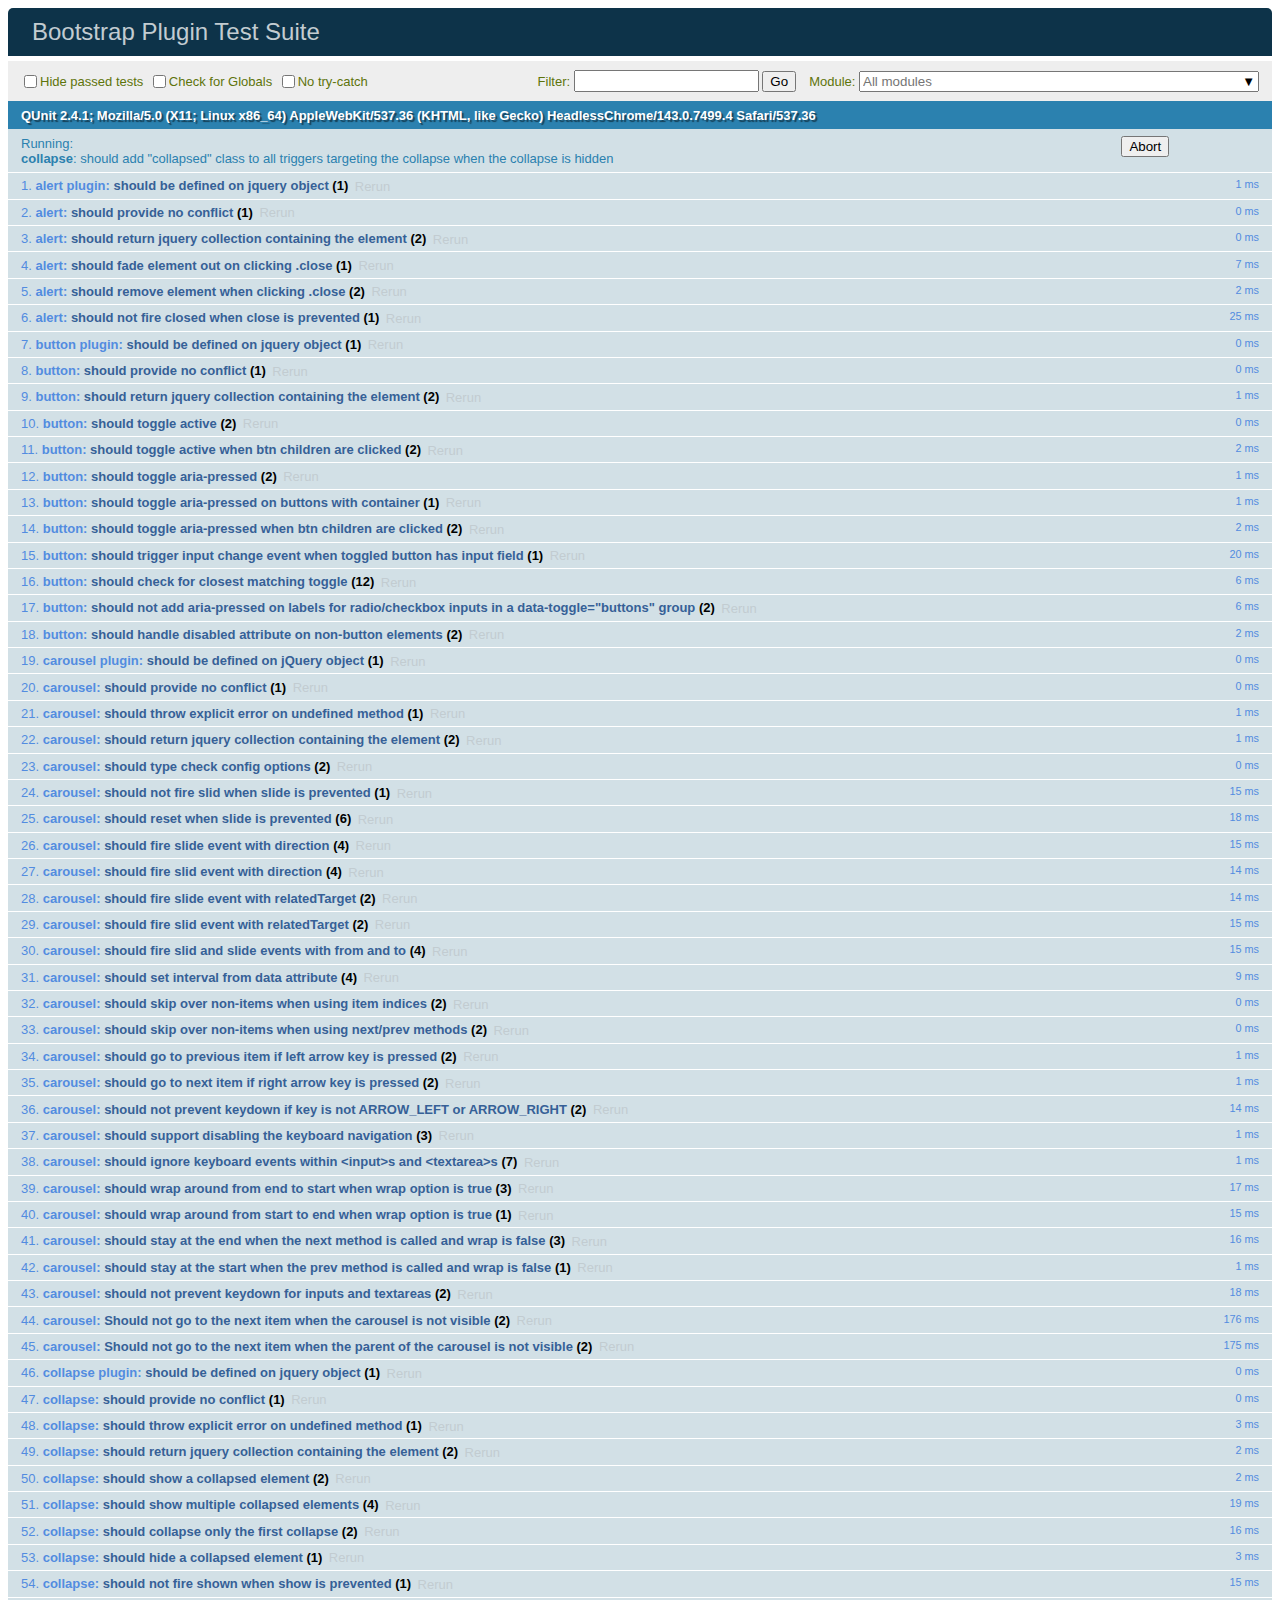
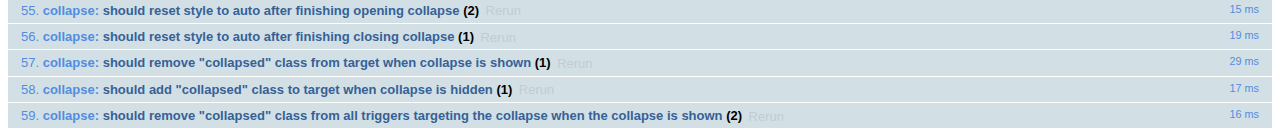
<file: img/bootstrap-4.0.0/bootstrap-4.0.0/js/tests/index.html>
<!doctype html>
<html lang="en">
  <head>
    <meta charset="utf-8">
    <meta name="viewport" content="width=device-width, initial-scale=1, shrink-to-fit=no">
    <title>Bootstrap Plugin Test Suite</title>

    <!-- jQuery -->
    <script>
      (function () {
        var path = '../../assets/js/vendor/jquery-slim.min.js'
        // get jquery param from the query string.
        var jQueryVersion = location.search.match(/[?&]jquery=(.*?)(?=&|$)/)

        // If a version was specified, use that version from our vendor folder
        if (jQueryVersion) {
          path = 'vendor/jquery-' + jQueryVersion[1] + '.min.js'
        }
        document.write('<script src="' + path + '"><\/script>')
      }())
    </script>
    <script src="../../assets/js/vendor/popper.min.js"></script>

    <!-- QUnit -->
    <link rel="stylesheet" href="vendor/qunit.css" media="screen">
    <script src="vendor/qunit.js"></script>

    <script>
      // Disable jQuery event aliases to ensure we don't accidentally use any of them
      [
        'blur',
        'focus',
        'focusin',
        'focusout',
        'resize',
        'scroll',
        'click',
        'dblclick',
        'mousedown',
        'mouseup',
        'mousemove',
        'mouseover',
        'mouseout',
        'mouseenter',
        'mouseleave',
        'change',
        'select',
        'submit',
        'keydown',
        'keypress',
        'keyup',
        'contextmenu'
      ].forEach(function(eventAlias) {
        $.fn[eventAlias] = function() {
          throw new Error('Using the ".' + eventAlias + '()" method is not allowed, so that Bootstrap can be compatible with custom jQuery builds which exclude the "event aliases" module that defines said method. See https://github.com/twbs/bootstrap/blob/master/CONTRIBUTING.md#js')
        }
      })

      // Require assert.expect in each test
      QUnit.config.requireExpects = true

      // See https://github.com/axemclion/grunt-saucelabs#test-result-details-with-qunit
      var log = []
      var testName

      QUnit.done(function(testResults) {
        var tests = []
        for (var i = 0; i < log.length; i++) {
          var details = log[i]
          tests.push({
            name: details.name,
            result: details.result,
            expected: details.expected,
            actual: details.actual,
            source: details.source
          })
        }
        testResults.tests = tests

        window.global_test_results = testResults
      })

      QUnit.testStart(function(testDetails) {
        QUnit.log(function(details) {
          if (!details.result) {
            details.name = testDetails.name
            log.push(details)
          }
        })
      })

      // Display fixture on-screen on iOS to avoid false positives
      // See https://github.com/twbs/bootstrap/pull/15955
      if (/iPhone|iPad|iPod/.test(navigator.userAgent)) {
        QUnit.begin(function() {
          $('#qunit-fixture').css({ top: 0, left: 0 })
        })

        QUnit.done(function() {
          $('#qunit-fixture').css({ top: '', left: '' })
        })
      }
    </script>

    <!-- Transpiled Plugins -->
    <script src="../dist/util.js"></script>
    <script src="../dist/alert.js"></script>
    <script src="../dist/button.js"></script>
    <script src="../dist/carousel.js"></script>
    <script src="../dist/collapse.js"></script>
    <script src="../dist/dropdown.js"></script>
    <script src="../dist/modal.js"></script>
    <script src="../dist/scrollspy.js"></script>
    <script src="../dist/tab.js"></script>
    <script src="../dist/tooltip.js"></script>
    <script src="../dist/popover.js"></script>

    <!-- Unit Tests -->
    <script src="unit/alert.js"></script>
    <script src="unit/button.js"></script>
    <script src="unit/carousel.js"></script>
    <script src="unit/collapse.js"></script>
    <script src="unit/dropdown.js"></script>
    <script src="unit/modal.js"></script>
    <script src="unit/scrollspy.js"></script>
    <script src="unit/tab.js"></script>
    <script src="unit/tooltip.js"></script>
    <script src="unit/popover.js"></script>
    <script src="unit/util.js"></script>
  </head>
  <body>
    <div id="qunit-container">
      <div id="qunit"></div>
      <div id="qunit-fixture"></div>
    </div>
  </body>
</html>
</file>
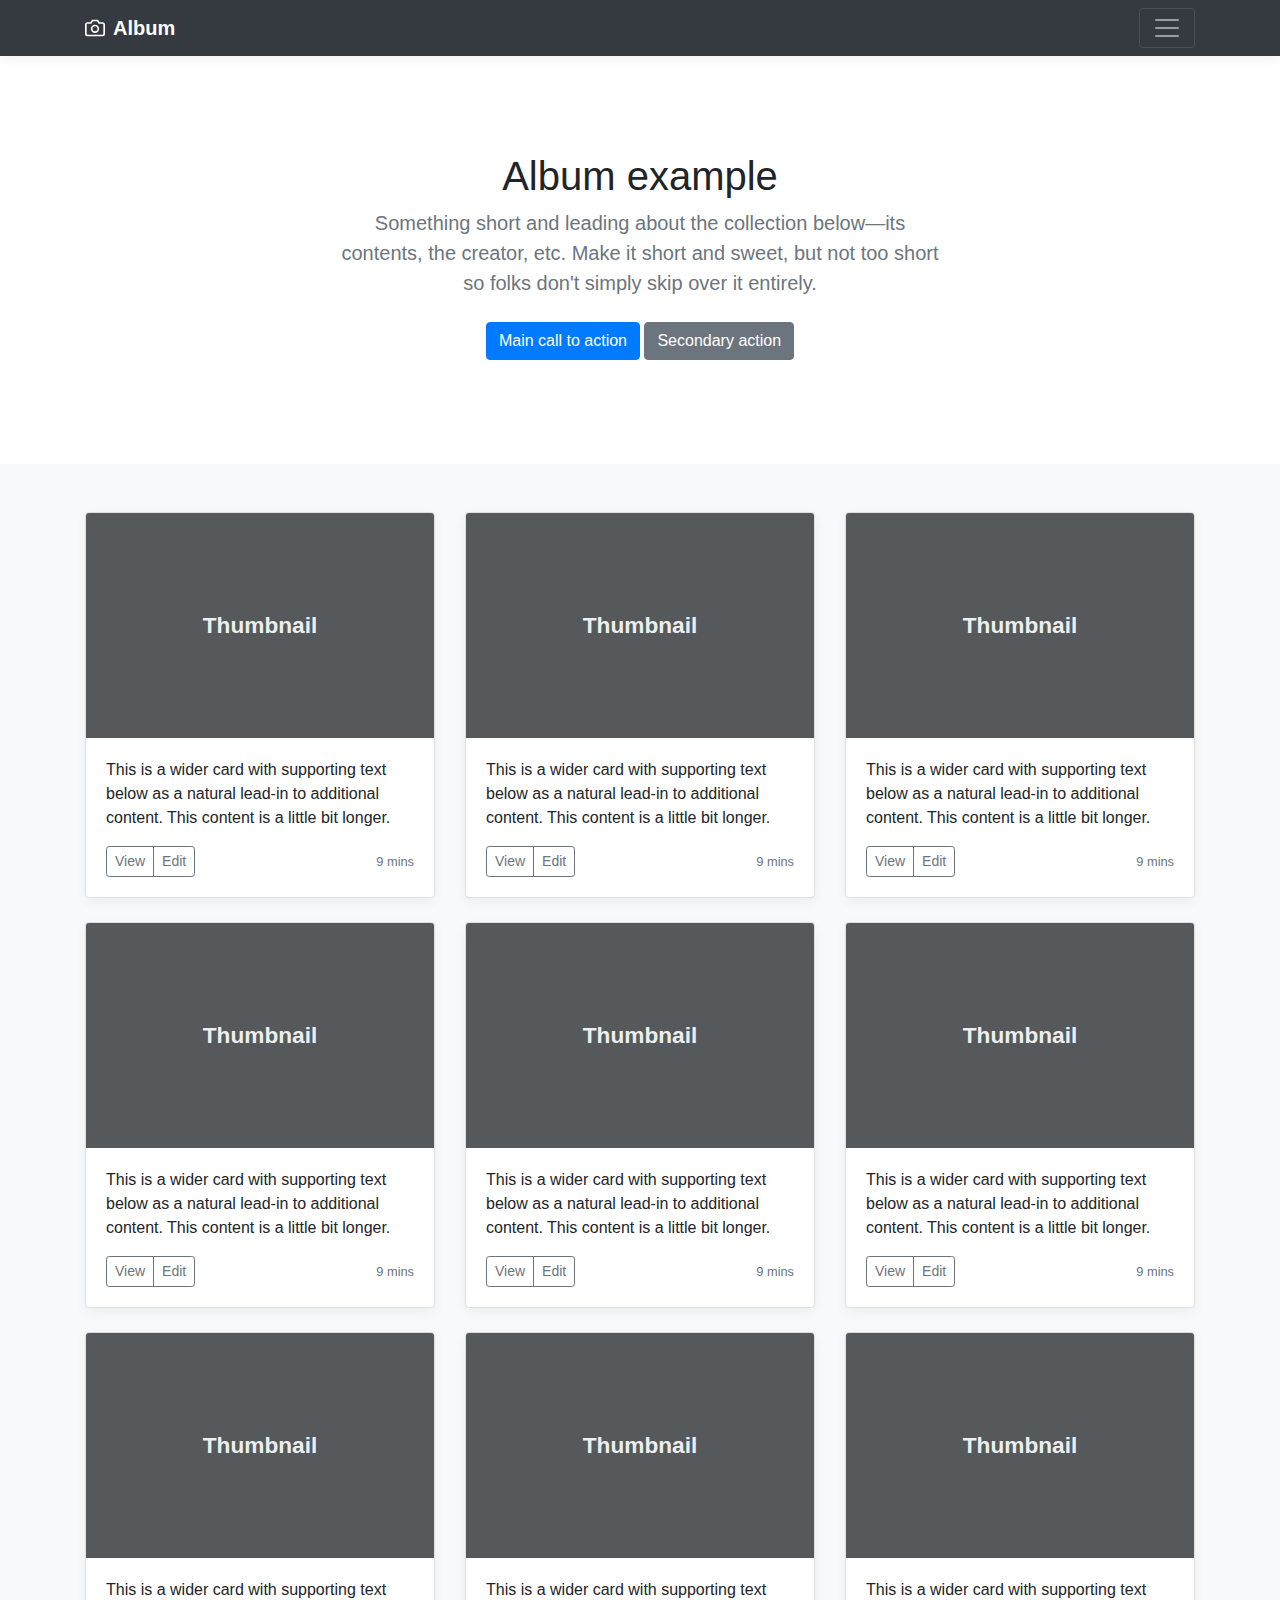
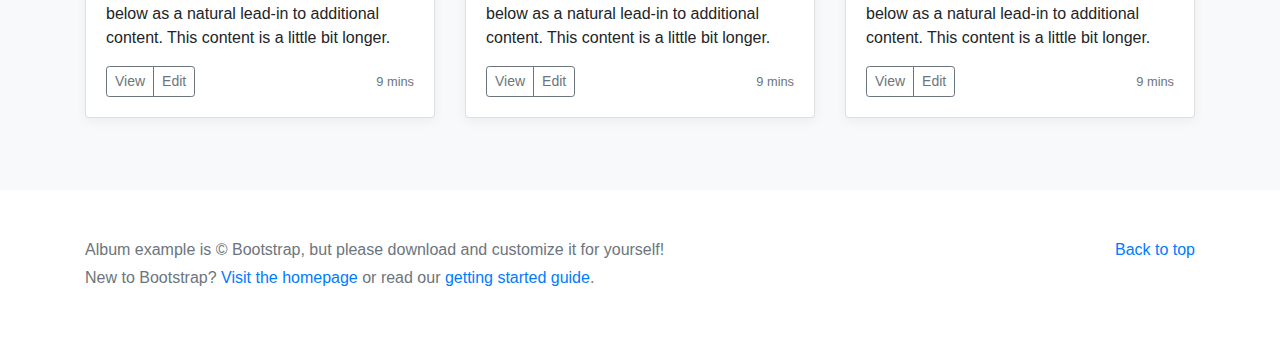
<file: img/bootstrap-4.0.0/bootstrap-4.0.0/docs/4.0/examples/album/index.html>
<!doctype html>
<html lang="en">
  <head>
    <meta charset="utf-8">
    <meta name="viewport" content="width=device-width, initial-scale=1, shrink-to-fit=no">
    <meta name="description" content="">
    <meta name="author" content="">
    <link rel="icon" href="../../../../favicon.ico">

    <title>Album example for Bootstrap</title>

    <!-- Bootstrap core CSS -->
    <link href="../../../../dist/css/bootstrap.min.css" rel="stylesheet">

    <!-- Custom styles for this template -->
    <link href="album.css" rel="stylesheet">
  </head>

  <body>

    <header>
      <div class="collapse bg-dark" id="navbarHeader">
        <div class="container">
          <div class="row">
            <div class="col-sm-8 col-md-7 py-4">
              <h4 class="text-white">About</h4>
              <p class="text-muted">Add some information about the album below, the author, or any other background context. Make it a few sentences long so folks can pick up some informative tidbits. Then, link them off to some social networking sites or contact information.</p>
            </div>
            <div class="col-sm-4 offset-md-1 py-4">
              <h4 class="text-white">Contact</h4>
              <ul class="list-unstyled">
                <li><a href="#" class="text-white">Follow on Twitter</a></li>
                <li><a href="#" class="text-white">Like on Facebook</a></li>
                <li><a href="#" class="text-white">Email me</a></li>
              </ul>
            </div>
          </div>
        </div>
      </div>
      <div class="navbar navbar-dark bg-dark box-shadow">
        <div class="container d-flex justify-content-between">
          <a href="#" class="navbar-brand d-flex align-items-center">
            <svg xmlns="http://www.w3.org/2000/svg" width="20" height="20" viewBox="0 0 24 24" fill="none" stroke="currentColor" stroke-width="2" stroke-linecap="round" stroke-linejoin="round" class="mr-2"><path d="M23 19a2 2 0 0 1-2 2H3a2 2 0 0 1-2-2V8a2 2 0 0 1 2-2h4l2-3h6l2 3h4a2 2 0 0 1 2 2z"></path><circle cx="12" cy="13" r="4"></circle></svg>
            <strong>Album</strong>
          </a>
          <button class="navbar-toggler" type="button" data-toggle="collapse" data-target="#navbarHeader" aria-controls="navbarHeader" aria-expanded="false" aria-label="Toggle navigation">
            <span class="navbar-toggler-icon"></span>
          </button>
        </div>
      </div>
    </header>

    <main role="main">

      <section class="jumbotron text-center">
        <div class="container">
          <h1 class="jumbotron-heading">Album example</h1>
          <p class="lead text-muted">Something short and leading about the collection below—its contents, the creator, etc. Make it short and sweet, but not too short so folks don't simply skip over it entirely.</p>
          <p>
            <a href="#" class="btn btn-primary my-2">Main call to action</a>
            <a href="#" class="btn btn-secondary my-2">Secondary action</a>
          </p>
        </div>
      </section>

      <div class="album py-5 bg-light">
        <div class="container">

          <div class="row">
            <div class="col-md-4">
              <div class="card mb-4 box-shadow">
                <img class="card-img-top" data-src="holder.js/100px225?theme=thumb&bg=55595c&fg=eceeef&text=Thumbnail" alt="Card image cap">
                <div class="card-body">
                  <p class="card-text">This is a wider card with supporting text below as a natural lead-in to additional content. This content is a little bit longer.</p>
                  <div class="d-flex justify-content-between align-items-center">
                    <div class="btn-group">
                      <button type="button" class="btn btn-sm btn-outline-secondary">View</button>
                      <button type="button" class="btn btn-sm btn-outline-secondary">Edit</button>
                    </div>
                    <small class="text-muted">9 mins</small>
                  </div>
                </div>
              </div>
            </div>
            <div class="col-md-4">
              <div class="card mb-4 box-shadow">
                <img class="card-img-top" data-src="holder.js/100px225?theme=thumb&bg=55595c&fg=eceeef&text=Thumbnail" alt="Card image cap">
                <div class="card-body">
                  <p class="card-text">This is a wider card with supporting text below as a natural lead-in to additional content. This content is a little bit longer.</p>
                  <div class="d-flex justify-content-between align-items-center">
                    <div class="btn-group">
                      <button type="button" class="btn btn-sm btn-outline-secondary">View</button>
                      <button type="button" class="btn btn-sm btn-outline-secondary">Edit</button>
                    </div>
                    <small class="text-muted">9 mins</small>
                  </div>
                </div>
              </div>
            </div>
            <div class="col-md-4">
              <div class="card mb-4 box-shadow">
                <img class="card-img-top" data-src="holder.js/100px225?theme=thumb&bg=55595c&fg=eceeef&text=Thumbnail" alt="Card image cap">
                <div class="card-body">
                  <p class="card-text">This is a wider card with supporting text below as a natural lead-in to additional content. This content is a little bit longer.</p>
                  <div class="d-flex justify-content-between align-items-center">
                    <div class="btn-group">
                      <button type="button" class="btn btn-sm btn-outline-secondary">View</button>
                      <button type="button" class="btn btn-sm btn-outline-secondary">Edit</button>
                    </div>
                    <small class="text-muted">9 mins</small>
                  </div>
                </div>
              </div>
            </div>

            <div class="col-md-4">
              <div class="card mb-4 box-shadow">
                <img class="card-img-top" data-src="holder.js/100px225?theme=thumb&bg=55595c&fg=eceeef&text=Thumbnail" alt="Card image cap">
                <div class="card-body">
                  <p class="card-text">This is a wider card with supporting text below as a natural lead-in to additional content. This content is a little bit longer.</p>
                  <div class="d-flex justify-content-between align-items-center">
                    <div class="btn-group">
                      <button type="button" class="btn btn-sm btn-outline-secondary">View</button>
                      <button type="button" class="btn btn-sm btn-outline-secondary">Edit</button>
                    </div>
                    <small class="text-muted">9 mins</small>
                  </div>
                </div>
              </div>
            </div>
            <div class="col-md-4">
              <div class="card mb-4 box-shadow">
                <img class="card-img-top" data-src="holder.js/100px225?theme=thumb&bg=55595c&fg=eceeef&text=Thumbnail" alt="Card image cap">
                <div class="card-body">
                  <p class="card-text">This is a wider card with supporting text below as a natural lead-in to additional content. This content is a little bit longer.</p>
                  <div class="d-flex justify-content-between align-items-center">
                    <div class="btn-group">
                      <button type="button" class="btn btn-sm btn-outline-secondary">View</button>
                      <button type="button" class="btn btn-sm btn-outline-secondary">Edit</button>
                    </div>
                    <small class="text-muted">9 mins</small>
                  </div>
                </div>
              </div>
            </div>
            <div class="col-md-4">
              <div class="card mb-4 box-shadow">
                <img class="card-img-top" data-src="holder.js/100px225?theme=thumb&bg=55595c&fg=eceeef&text=Thumbnail" alt="Card image cap">
                <div class="card-body">
                  <p class="card-text">This is a wider card with supporting text below as a natural lead-in to additional content. This content is a little bit longer.</p>
                  <div class="d-flex justify-content-between align-items-center">
                    <div class="btn-group">
                      <button type="button" class="btn btn-sm btn-outline-secondary">View</button>
                      <button type="button" class="btn btn-sm btn-outline-secondary">Edit</button>
                    </div>
                    <small class="text-muted">9 mins</small>
                  </div>
                </div>
              </div>
            </div>

            <div class="col-md-4">
              <div class="card mb-4 box-shadow">
                <img class="card-img-top" data-src="holder.js/100px225?theme=thumb&bg=55595c&fg=eceeef&text=Thumbnail" alt="Card image cap">
                <div class="card-body">
                  <p class="card-text">This is a wider card with supporting text below as a natural lead-in to additional content. This content is a little bit longer.</p>
                  <div class="d-flex justify-content-between align-items-center">
                    <div class="btn-group">
                      <button type="button" class="btn btn-sm btn-outline-secondary">View</button>
                      <button type="button" class="btn btn-sm btn-outline-secondary">Edit</button>
                    </div>
                    <small class="text-muted">9 mins</small>
                  </div>
                </div>
              </div>
            </div>
            <div class="col-md-4">
              <div class="card mb-4 box-shadow">
                <img class="card-img-top" data-src="holder.js/100px225?theme=thumb&bg=55595c&fg=eceeef&text=Thumbnail" alt="Card image cap">
                <div class="card-body">
                  <p class="card-text">This is a wider card with supporting text below as a natural lead-in to additional content. This content is a little bit longer.</p>
                  <div class="d-flex justify-content-between align-items-center">
                    <div class="btn-group">
                      <button type="button" class="btn btn-sm btn-outline-secondary">View</button>
                      <button type="button" class="btn btn-sm btn-outline-secondary">Edit</button>
                    </div>
                    <small class="text-muted">9 mins</small>
                  </div>
                </div>
              </div>
            </div>
            <div class="col-md-4">
              <div class="card mb-4 box-shadow">
                <img class="card-img-top" data-src="holder.js/100px225?theme=thumb&bg=55595c&fg=eceeef&text=Thumbnail" alt="Card image cap">
                <div class="card-body">
                  <p class="card-text">This is a wider card with supporting text below as a natural lead-in to additional content. This content is a little bit longer.</p>
                  <div class="d-flex justify-content-between align-items-center">
                    <div class="btn-group">
                      <button type="button" class="btn btn-sm btn-outline-secondary">View</button>
                      <button type="button" class="btn btn-sm btn-outline-secondary">Edit</button>
                    </div>
                    <small class="text-muted">9 mins</small>
                  </div>
                </div>
              </div>
            </div>
          </div>
        </div>
      </div>

    </main>

    <footer class="text-muted">
      <div class="container">
        <p class="float-right">
          <a href="#">Back to top</a>
        </p>
        <p>Album example is &copy; Bootstrap, but please download and customize it for yourself!</p>
        <p>New to Bootstrap? <a href="../../">Visit the homepage</a> or read our <a href="../../getting-started/">getting started guide</a>.</p>
      </div>
    </footer>

    <!-- Bootstrap core JavaScript
    ================================================== -->
    <!-- Placed at the end of the document so the pages load faster -->
    <script src="https://code.jquery.com/jquery-3.2.1.slim.min.js" integrity="sha384-KJ3o2DKtIkvYIK3UENzmM7KCkRr/rE9/Qpg6aAZGJwFDMVNA/GpGFF93hXpG5KkN" crossorigin="anonymous"></script>
    <script>window.jQuery || document.write('<script src="../../../../assets/js/vendor/jquery-slim.min.js"><\/script>')</script>
    <script src="../../../../assets/js/vendor/popper.min.js"></script>
    <script src="../../../../dist/js/bootstrap.min.js"></script>
    <script src="../../../../assets/js/vendor/holder.min.js"></script>
  </body>
</html>
</file>
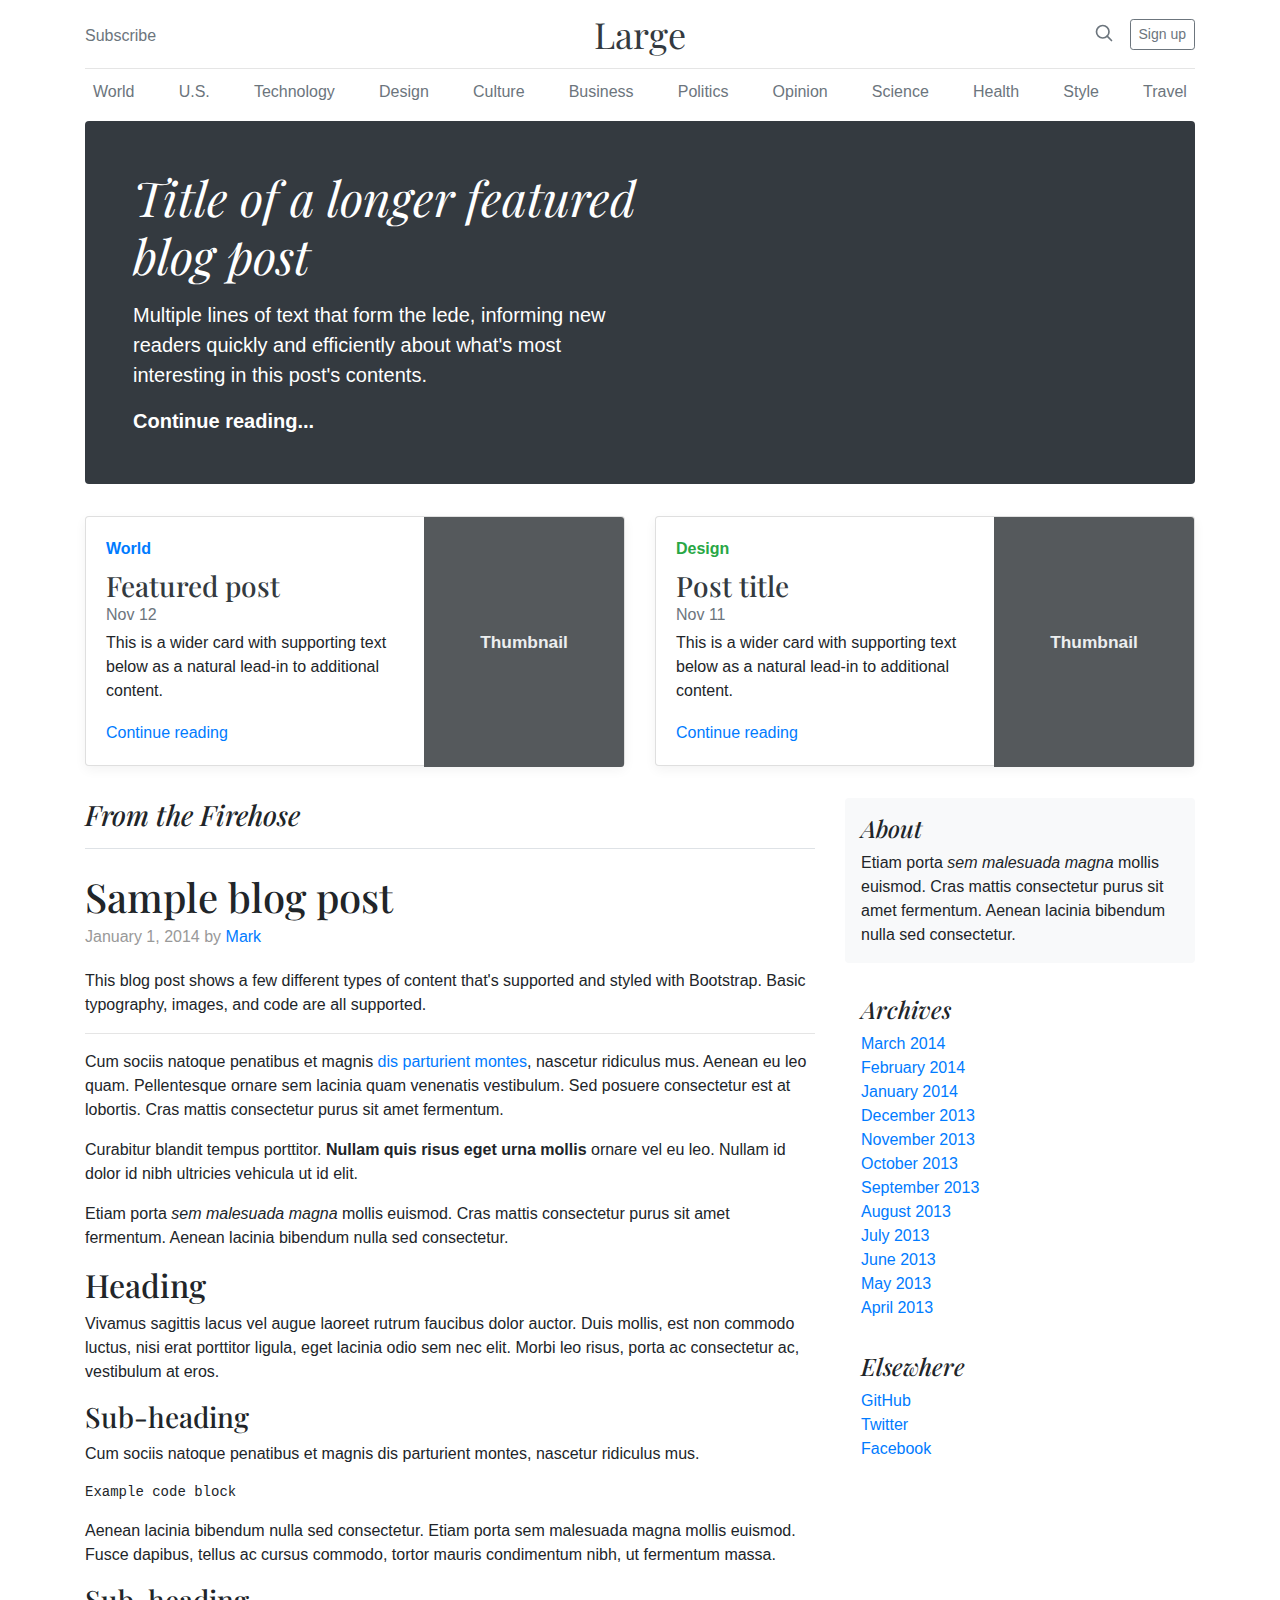
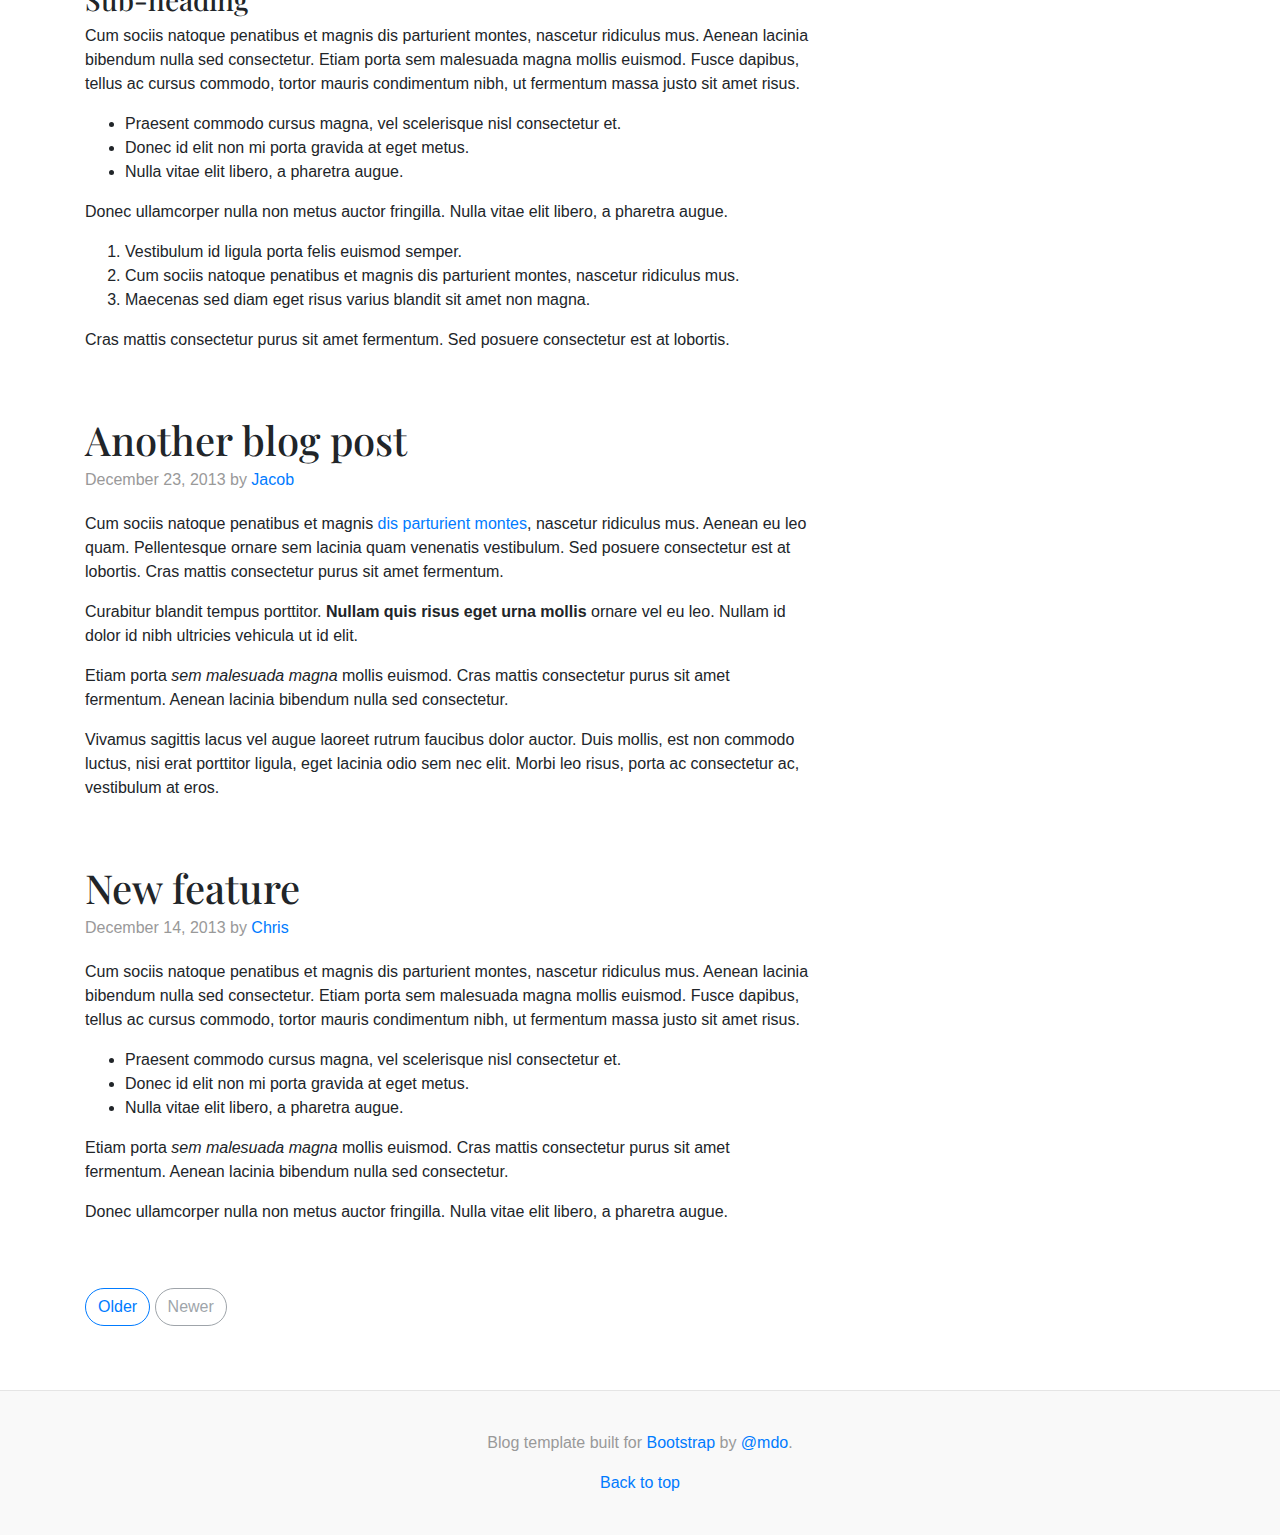
<file: img/bootstrap-4.0.0/bootstrap-4.0.0/docs/4.0/examples/blog/index.html>
<!doctype html>
<html lang="en">
  <head>
    <meta charset="utf-8">
    <meta name="viewport" content="width=device-width, initial-scale=1, shrink-to-fit=no">
    <meta name="description" content="">
    <meta name="author" content="">
    <link rel="icon" href="../../../../favicon.ico">

    <title>Blog Template for Bootstrap</title>

    <!-- Bootstrap core CSS -->
    <link href="../../../../dist/css/bootstrap.min.css" rel="stylesheet">

    <!-- Custom styles for this template -->
    <link href="https://fonts.googleapis.com/css?family=Playfair+Display:700,900" rel="stylesheet">
    <link href="blog.css" rel="stylesheet">
  </head>

  <body>

    <div class="container">
      <header class="blog-header py-3">
        <div class="row flex-nowrap justify-content-between align-items-center">
          <div class="col-4 pt-1">
            <a class="text-muted" href="#">Subscribe</a>
          </div>
          <div class="col-4 text-center">
            <a class="blog-header-logo text-dark" href="#">Large</a>
          </div>
          <div class="col-4 d-flex justify-content-end align-items-center">
            <a class="text-muted" href="#">
              <svg xmlns="http://www.w3.org/2000/svg" width="20" height="20" viewBox="0 0 24 24" fill="none" stroke="currentColor" stroke-width="2" stroke-linecap="round" stroke-linejoin="round" class="mx-3"><circle cx="10.5" cy="10.5" r="7.5"></circle><line x1="21" y1="21" x2="15.8" y2="15.8"></line></svg>
            </a>
            <a class="btn btn-sm btn-outline-secondary" href="#">Sign up</a>
          </div>
        </div>
      </header>

      <div class="nav-scroller py-1 mb-2">
        <nav class="nav d-flex justify-content-between">
          <a class="p-2 text-muted" href="#">World</a>
          <a class="p-2 text-muted" href="#">U.S.</a>
          <a class="p-2 text-muted" href="#">Technology</a>
          <a class="p-2 text-muted" href="#">Design</a>
          <a class="p-2 text-muted" href="#">Culture</a>
          <a class="p-2 text-muted" href="#">Business</a>
          <a class="p-2 text-muted" href="#">Politics</a>
          <a class="p-2 text-muted" href="#">Opinion</a>
          <a class="p-2 text-muted" href="#">Science</a>
          <a class="p-2 text-muted" href="#">Health</a>
          <a class="p-2 text-muted" href="#">Style</a>
          <a class="p-2 text-muted" href="#">Travel</a>
        </nav>
      </div>

      <div class="jumbotron p-3 p-md-5 text-white rounded bg-dark">
        <div class="col-md-6 px-0">
          <h1 class="display-4 font-italic">Title of a longer featured blog post</h1>
          <p class="lead my-3">Multiple lines of text that form the lede, informing new readers quickly and efficiently about what's most interesting in this post's contents.</p>
          <p class="lead mb-0"><a href="#" class="text-white font-weight-bold">Continue reading...</a></p>
        </div>
      </div>

      <div class="row mb-2">
        <div class="col-md-6">
          <div class="card flex-md-row mb-4 box-shadow h-md-250">
            <div class="card-body d-flex flex-column align-items-start">
              <strong class="d-inline-block mb-2 text-primary">World</strong>
              <h3 class="mb-0">
                <a class="text-dark" href="#">Featured post</a>
              </h3>
              <div class="mb-1 text-muted">Nov 12</div>
              <p class="card-text mb-auto">This is a wider card with supporting text below as a natural lead-in to additional content.</p>
              <a href="#">Continue reading</a>
            </div>
            <img class="card-img-right flex-auto d-none d-md-block" data-src="holder.js/200x250?theme=thumb" alt="Card image cap">
          </div>
        </div>
        <div class="col-md-6">
          <div class="card flex-md-row mb-4 box-shadow h-md-250">
            <div class="card-body d-flex flex-column align-items-start">
              <strong class="d-inline-block mb-2 text-success">Design</strong>
              <h3 class="mb-0">
                <a class="text-dark" href="#">Post title</a>
              </h3>
              <div class="mb-1 text-muted">Nov 11</div>
              <p class="card-text mb-auto">This is a wider card with supporting text below as a natural lead-in to additional content.</p>
              <a href="#">Continue reading</a>
            </div>
            <img class="card-img-right flex-auto d-none d-md-block" data-src="holder.js/200x250?theme=thumb" alt="Card image cap">
          </div>
        </div>
      </div>
    </div>

    <main role="main" class="container">
      <div class="row">
        <div class="col-md-8 blog-main">
          <h3 class="pb-3 mb-4 font-italic border-bottom">
            From the Firehose
          </h3>

          <div class="blog-post">
            <h2 class="blog-post-title">Sample blog post</h2>
            <p class="blog-post-meta">January 1, 2014 by <a href="#">Mark</a></p>

            <p>This blog post shows a few different types of content that's supported and styled with Bootstrap. Basic typography, images, and code are all supported.</p>
            <hr>
            <p>Cum sociis natoque penatibus et magnis <a href="#">dis parturient montes</a>, nascetur ridiculus mus. Aenean eu leo quam. Pellentesque ornare sem lacinia quam venenatis vestibulum. Sed posuere consectetur est at lobortis. Cras mattis consectetur purus sit amet fermentum.</p>
            <blockquote>
              <p>Curabitur blandit tempus porttitor. <strong>Nullam quis risus eget urna mollis</strong> ornare vel eu leo. Nullam id dolor id nibh ultricies vehicula ut id elit.</p>
            </blockquote>
            <p>Etiam porta <em>sem malesuada magna</em> mollis euismod. Cras mattis consectetur purus sit amet fermentum. Aenean lacinia bibendum nulla sed consectetur.</p>
            <h2>Heading</h2>
            <p>Vivamus sagittis lacus vel augue laoreet rutrum faucibus dolor auctor. Duis mollis, est non commodo luctus, nisi erat porttitor ligula, eget lacinia odio sem nec elit. Morbi leo risus, porta ac consectetur ac, vestibulum at eros.</p>
            <h3>Sub-heading</h3>
            <p>Cum sociis natoque penatibus et magnis dis parturient montes, nascetur ridiculus mus.</p>
            <pre><code>Example code block</code></pre>
            <p>Aenean lacinia bibendum nulla sed consectetur. Etiam porta sem malesuada magna mollis euismod. Fusce dapibus, tellus ac cursus commodo, tortor mauris condimentum nibh, ut fermentum massa.</p>
            <h3>Sub-heading</h3>
            <p>Cum sociis natoque penatibus et magnis dis parturient montes, nascetur ridiculus mus. Aenean lacinia bibendum nulla sed consectetur. Etiam porta sem malesuada magna mollis euismod. Fusce dapibus, tellus ac cursus commodo, tortor mauris condimentum nibh, ut fermentum massa justo sit amet risus.</p>
            <ul>
              <li>Praesent commodo cursus magna, vel scelerisque nisl consectetur et.</li>
              <li>Donec id elit non mi porta gravida at eget metus.</li>
              <li>Nulla vitae elit libero, a pharetra augue.</li>
            </ul>
            <p>Donec ullamcorper nulla non metus auctor fringilla. Nulla vitae elit libero, a pharetra augue.</p>
            <ol>
              <li>Vestibulum id ligula porta felis euismod semper.</li>
              <li>Cum sociis natoque penatibus et magnis dis parturient montes, nascetur ridiculus mus.</li>
              <li>Maecenas sed diam eget risus varius blandit sit amet non magna.</li>
            </ol>
            <p>Cras mattis consectetur purus sit amet fermentum. Sed posuere consectetur est at lobortis.</p>
          </div><!-- /.blog-post -->

          <div class="blog-post">
            <h2 class="blog-post-title">Another blog post</h2>
            <p class="blog-post-meta">December 23, 2013 by <a href="#">Jacob</a></p>

            <p>Cum sociis natoque penatibus et magnis <a href="#">dis parturient montes</a>, nascetur ridiculus mus. Aenean eu leo quam. Pellentesque ornare sem lacinia quam venenatis vestibulum. Sed posuere consectetur est at lobortis. Cras mattis consectetur purus sit amet fermentum.</p>
            <blockquote>
              <p>Curabitur blandit tempus porttitor. <strong>Nullam quis risus eget urna mollis</strong> ornare vel eu leo. Nullam id dolor id nibh ultricies vehicula ut id elit.</p>
            </blockquote>
            <p>Etiam porta <em>sem malesuada magna</em> mollis euismod. Cras mattis consectetur purus sit amet fermentum. Aenean lacinia bibendum nulla sed consectetur.</p>
            <p>Vivamus sagittis lacus vel augue laoreet rutrum faucibus dolor auctor. Duis mollis, est non commodo luctus, nisi erat porttitor ligula, eget lacinia odio sem nec elit. Morbi leo risus, porta ac consectetur ac, vestibulum at eros.</p>
          </div><!-- /.blog-post -->

          <div class="blog-post">
            <h2 class="blog-post-title">New feature</h2>
            <p class="blog-post-meta">December 14, 2013 by <a href="#">Chris</a></p>

            <p>Cum sociis natoque penatibus et magnis dis parturient montes, nascetur ridiculus mus. Aenean lacinia bibendum nulla sed consectetur. Etiam porta sem malesuada magna mollis euismod. Fusce dapibus, tellus ac cursus commodo, tortor mauris condimentum nibh, ut fermentum massa justo sit amet risus.</p>
            <ul>
              <li>Praesent commodo cursus magna, vel scelerisque nisl consectetur et.</li>
              <li>Donec id elit non mi porta gravida at eget metus.</li>
              <li>Nulla vitae elit libero, a pharetra augue.</li>
            </ul>
            <p>Etiam porta <em>sem malesuada magna</em> mollis euismod. Cras mattis consectetur purus sit amet fermentum. Aenean lacinia bibendum nulla sed consectetur.</p>
            <p>Donec ullamcorper nulla non metus auctor fringilla. Nulla vitae elit libero, a pharetra augue.</p>
          </div><!-- /.blog-post -->

          <nav class="blog-pagination">
            <a class="btn btn-outline-primary" href="#">Older</a>
            <a class="btn btn-outline-secondary disabled" href="#">Newer</a>
          </nav>

        </div><!-- /.blog-main -->

        <aside class="col-md-4 blog-sidebar">
          <div class="p-3 mb-3 bg-light rounded">
            <h4 class="font-italic">About</h4>
            <p class="mb-0">Etiam porta <em>sem malesuada magna</em> mollis euismod. Cras mattis consectetur purus sit amet fermentum. Aenean lacinia bibendum nulla sed consectetur.</p>
          </div>

          <div class="p-3">
            <h4 class="font-italic">Archives</h4>
            <ol class="list-unstyled mb-0">
              <li><a href="#">March 2014</a></li>
              <li><a href="#">February 2014</a></li>
              <li><a href="#">January 2014</a></li>
              <li><a href="#">December 2013</a></li>
              <li><a href="#">November 2013</a></li>
              <li><a href="#">October 2013</a></li>
              <li><a href="#">September 2013</a></li>
              <li><a href="#">August 2013</a></li>
              <li><a href="#">July 2013</a></li>
              <li><a href="#">June 2013</a></li>
              <li><a href="#">May 2013</a></li>
              <li><a href="#">April 2013</a></li>
            </ol>
          </div>

          <div class="p-3">
            <h4 class="font-italic">Elsewhere</h4>
            <ol class="list-unstyled">
              <li><a href="#">GitHub</a></li>
              <li><a href="#">Twitter</a></li>
              <li><a href="#">Facebook</a></li>
            </ol>
          </div>
        </aside><!-- /.blog-sidebar -->

      </div><!-- /.row -->

    </main><!-- /.container -->

    <footer class="blog-footer">
      <p>Blog template built for <a href="https://getbootstrap.com/">Bootstrap</a> by <a href="https://twitter.com/mdo">@mdo</a>.</p>
      <p>
        <a href="#">Back to top</a>
      </p>
    </footer>

    <!-- Bootstrap core JavaScript
    ================================================== -->
    <!-- Placed at the end of the document so the pages load faster -->
    <script src="https://code.jquery.com/jquery-3.2.1.slim.min.js" integrity="sha384-KJ3o2DKtIkvYIK3UENzmM7KCkRr/rE9/Qpg6aAZGJwFDMVNA/GpGFF93hXpG5KkN" crossorigin="anonymous"></script>
    <script>window.jQuery || document.write('<script src="../../../../assets/js/vendor/jquery-slim.min.js"><\/script>')</script>
    <script src="../../../../assets/js/vendor/popper.min.js"></script>
    <script src="../../../../dist/js/bootstrap.min.js"></script>
    <script src="../../../../assets/js/vendor/holder.min.js"></script>
    <script>
      Holder.addTheme('thumb', {
        bg: '#55595c',
        fg: '#eceeef',
        text: 'Thumbnail'
      });
    </script>
  </body>
</html>
</file>
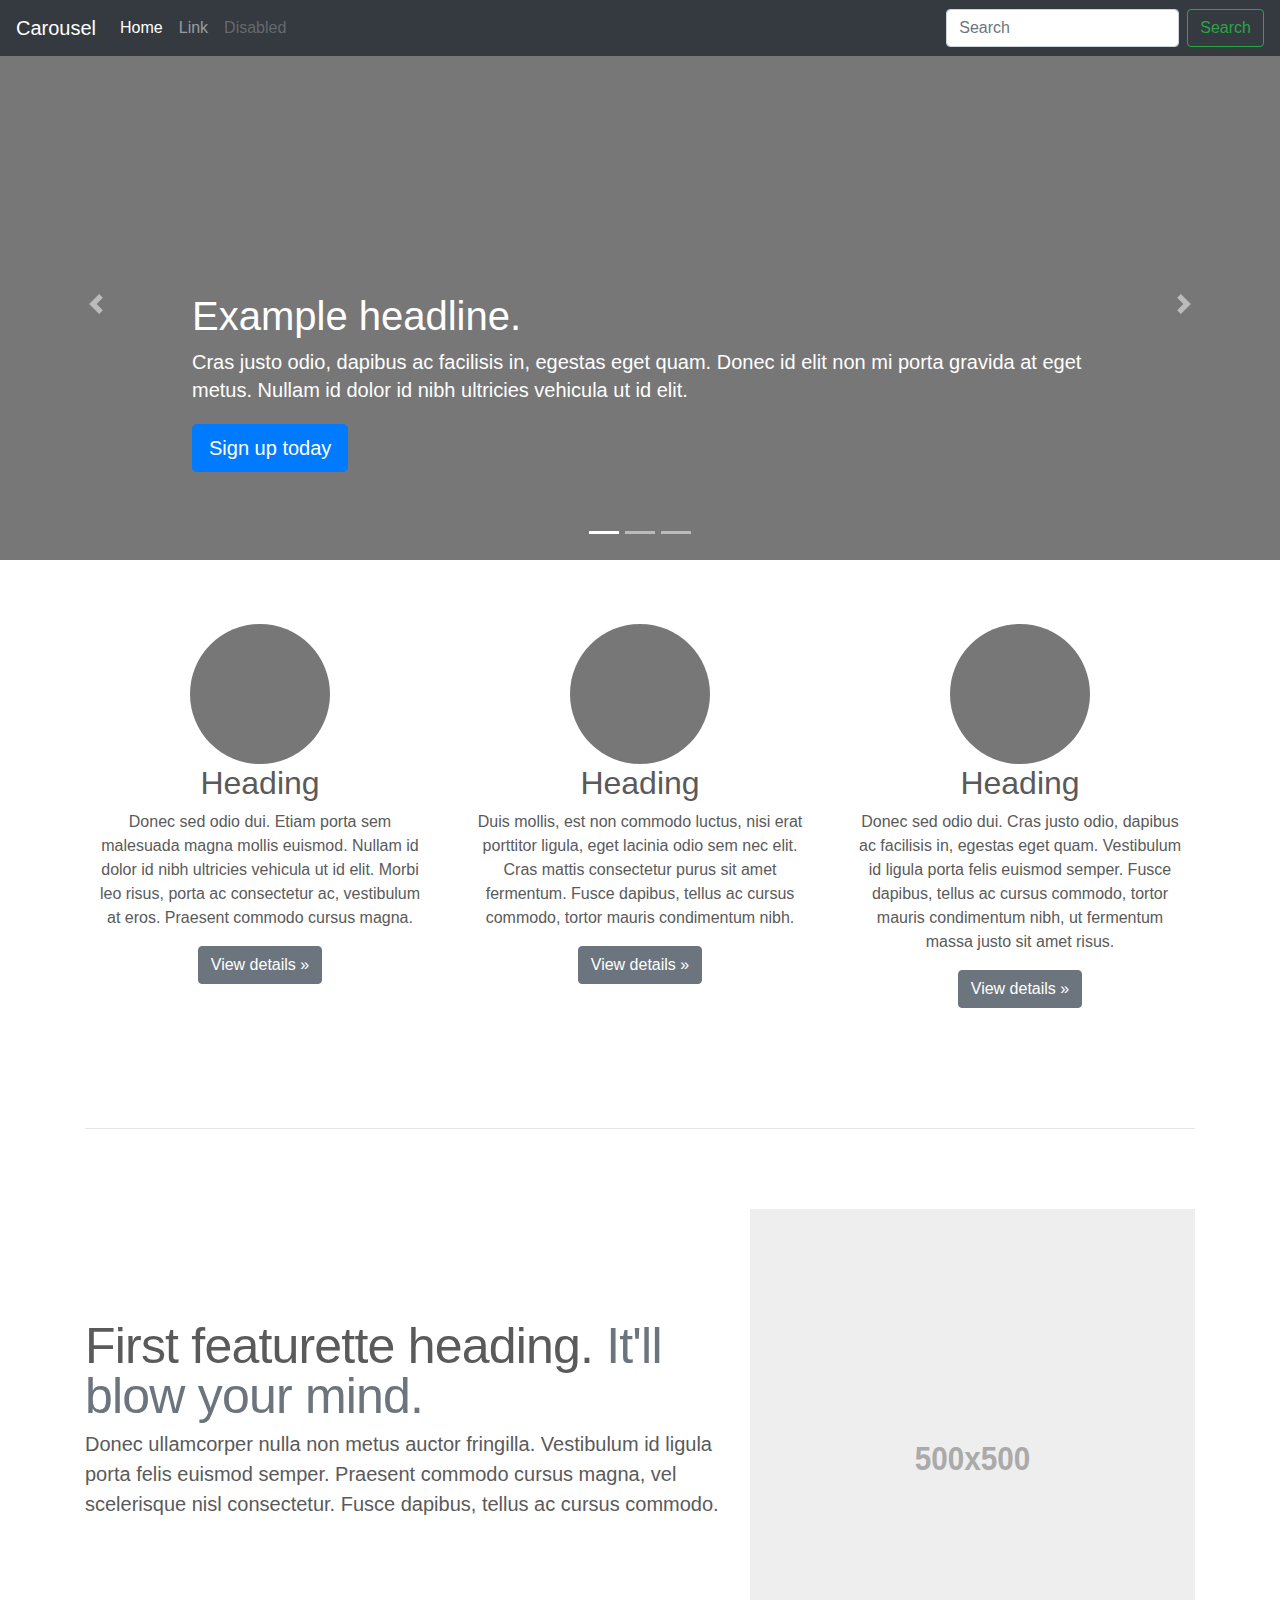
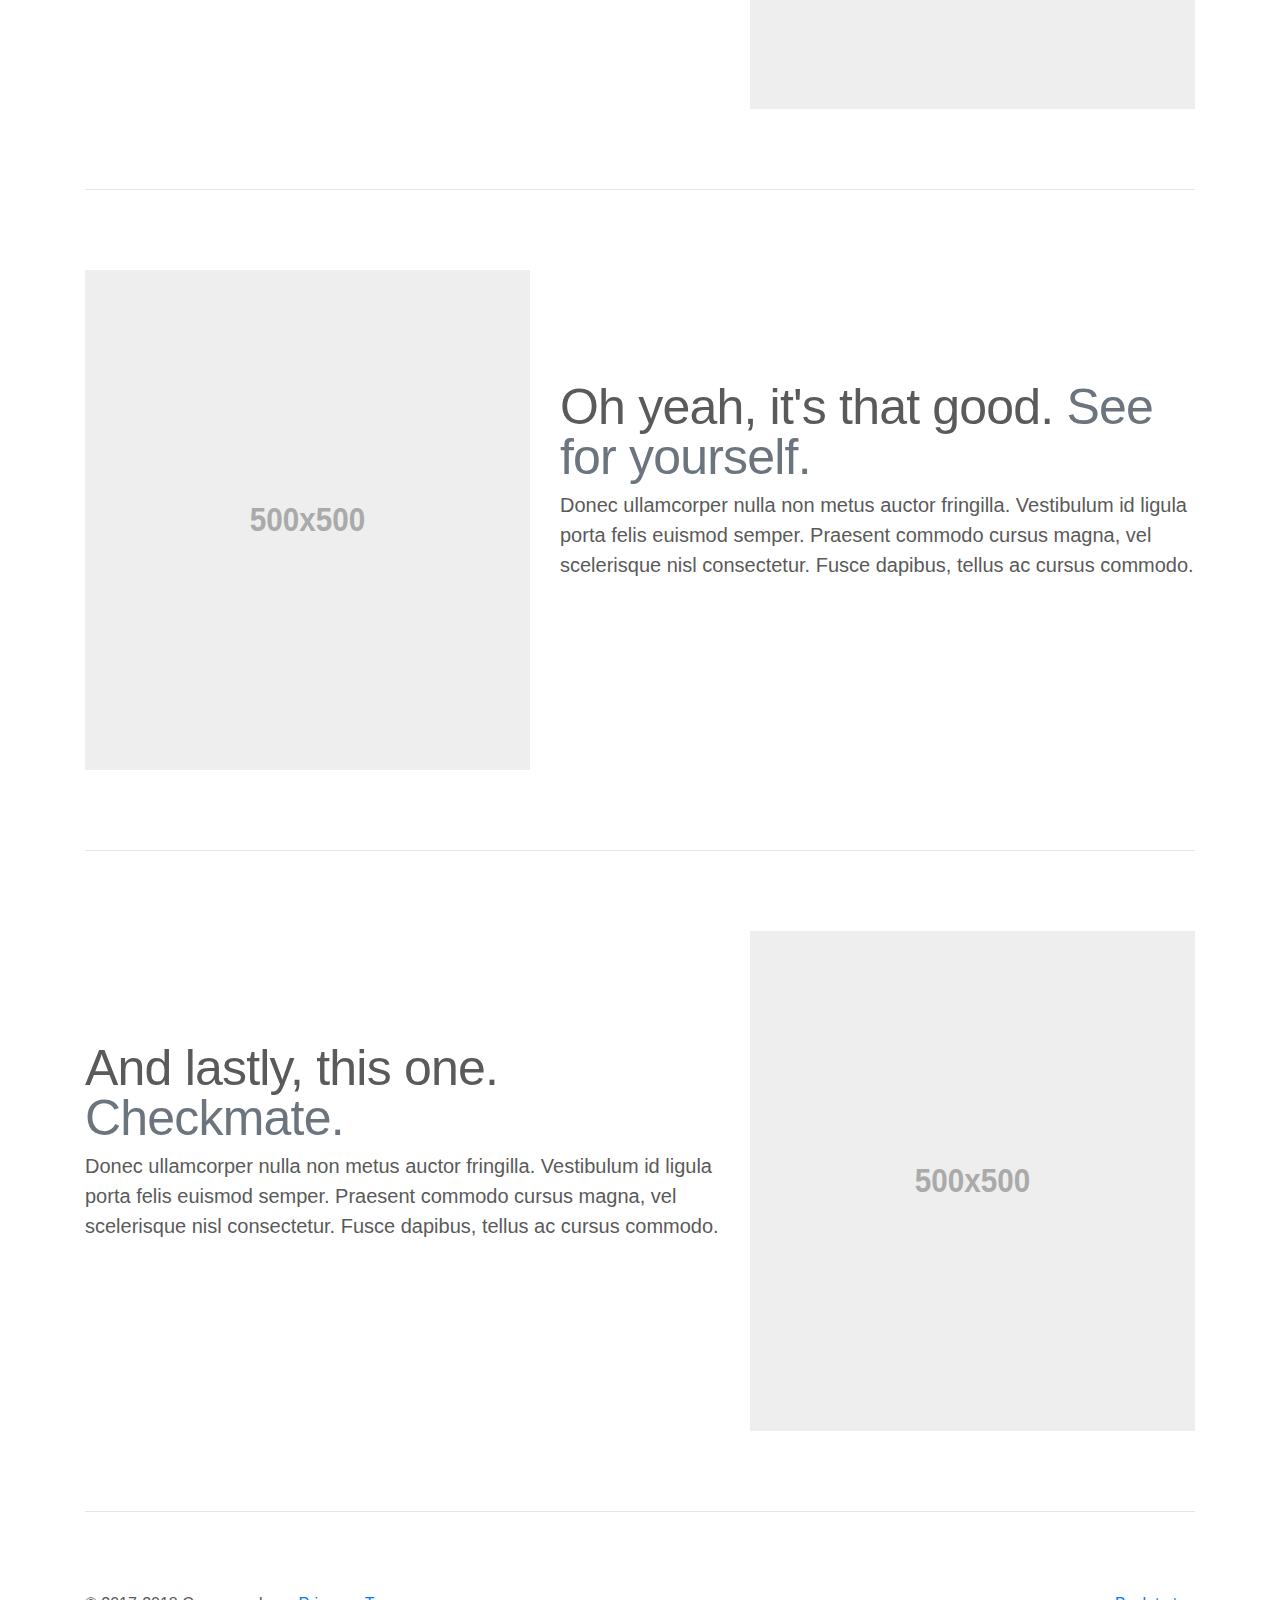
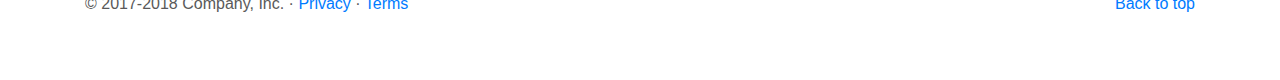
<file: img/bootstrap-4.0.0/bootstrap-4.0.0/docs/4.0/examples/carousel/index.html>
<!doctype html>
<html lang="en">
  <head>
    <meta charset="utf-8">
    <meta name="viewport" content="width=device-width, initial-scale=1, shrink-to-fit=no">
    <meta name="description" content="">
    <meta name="author" content="">
    <link rel="icon" href="../../../../favicon.ico">

    <title>Carousel Template for Bootstrap</title>

    <!-- Bootstrap core CSS -->
    <link href="../../../../dist/css/bootstrap.min.css" rel="stylesheet">

    <!-- Custom styles for this template -->
    <link href="carousel.css" rel="stylesheet">
  </head>
  <body>

    <header>
      <nav class="navbar navbar-expand-md navbar-dark fixed-top bg-dark">
        <a class="navbar-brand" href="#">Carousel</a>
        <button class="navbar-toggler" type="button" data-toggle="collapse" data-target="#navbarCollapse" aria-controls="navbarCollapse" aria-expanded="false" aria-label="Toggle navigation">
          <span class="navbar-toggler-icon"></span>
        </button>
        <div class="collapse navbar-collapse" id="navbarCollapse">
          <ul class="navbar-nav mr-auto">
            <li class="nav-item active">
              <a class="nav-link" href="#">Home <span class="sr-only">(current)</span></a>
            </li>
            <li class="nav-item">
              <a class="nav-link" href="#">Link</a>
            </li>
            <li class="nav-item">
              <a class="nav-link disabled" href="#">Disabled</a>
            </li>
          </ul>
          <form class="form-inline mt-2 mt-md-0">
            <input class="form-control mr-sm-2" type="text" placeholder="Search" aria-label="Search">
            <button class="btn btn-outline-success my-2 my-sm-0" type="submit">Search</button>
          </form>
        </div>
      </nav>
    </header>

    <main role="main">

      <div id="myCarousel" class="carousel slide" data-ride="carousel">
        <ol class="carousel-indicators">
          <li data-target="#myCarousel" data-slide-to="0" class="active"></li>
          <li data-target="#myCarousel" data-slide-to="1"></li>
          <li data-target="#myCarousel" data-slide-to="2"></li>
        </ol>
        <div class="carousel-inner">
          <div class="carousel-item active">
            <img class="first-slide" src="[data-uri]" alt="First slide">
            <div class="container">
              <div class="carousel-caption text-left">
                <h1>Example headline.</h1>
                <p>Cras justo odio, dapibus ac facilisis in, egestas eget quam. Donec id elit non mi porta gravida at eget metus. Nullam id dolor id nibh ultricies vehicula ut id elit.</p>
                <p><a class="btn btn-lg btn-primary" href="#" role="button">Sign up today</a></p>
              </div>
            </div>
          </div>
          <div class="carousel-item">
            <img class="second-slide" src="[data-uri]" alt="Second slide">
            <div class="container">
              <div class="carousel-caption">
                <h1>Another example headline.</h1>
                <p>Cras justo odio, dapibus ac facilisis in, egestas eget quam. Donec id elit non mi porta gravida at eget metus. Nullam id dolor id nibh ultricies vehicula ut id elit.</p>
                <p><a class="btn btn-lg btn-primary" href="#" role="button">Learn more</a></p>
              </div>
            </div>
          </div>
          <div class="carousel-item">
            <img class="third-slide" src="[data-uri]" alt="Third slide">
            <div class="container">
              <div class="carousel-caption text-right">
                <h1>One more for good measure.</h1>
                <p>Cras justo odio, dapibus ac facilisis in, egestas eget quam. Donec id elit non mi porta gravida at eget metus. Nullam id dolor id nibh ultricies vehicula ut id elit.</p>
                <p><a class="btn btn-lg btn-primary" href="#" role="button">Browse gallery</a></p>
              </div>
            </div>
          </div>
        </div>
        <a class="carousel-control-prev" href="#myCarousel" role="button" data-slide="prev">
          <span class="carousel-control-prev-icon" aria-hidden="true"></span>
          <span class="sr-only">Previous</span>
        </a>
        <a class="carousel-control-next" href="#myCarousel" role="button" data-slide="next">
          <span class="carousel-control-next-icon" aria-hidden="true"></span>
          <span class="sr-only">Next</span>
        </a>
      </div>


      <!-- Marketing messaging and featurettes
      ================================================== -->
      <!-- Wrap the rest of the page in another container to center all the content. -->

      <div class="container marketing">

        <!-- Three columns of text below the carousel -->
        <div class="row">
          <div class="col-lg-4">
            <img class="rounded-circle" src="[data-uri]" alt="Generic placeholder image" width="140" height="140">
            <h2>Heading</h2>
            <p>Donec sed odio dui. Etiam porta sem malesuada magna mollis euismod. Nullam id dolor id nibh ultricies vehicula ut id elit. Morbi leo risus, porta ac consectetur ac, vestibulum at eros. Praesent commodo cursus magna.</p>
            <p><a class="btn btn-secondary" href="#" role="button">View details &raquo;</a></p>
          </div><!-- /.col-lg-4 -->
          <div class="col-lg-4">
            <img class="rounded-circle" src="[data-uri]" alt="Generic placeholder image" width="140" height="140">
            <h2>Heading</h2>
            <p>Duis mollis, est non commodo luctus, nisi erat porttitor ligula, eget lacinia odio sem nec elit. Cras mattis consectetur purus sit amet fermentum. Fusce dapibus, tellus ac cursus commodo, tortor mauris condimentum nibh.</p>
            <p><a class="btn btn-secondary" href="#" role="button">View details &raquo;</a></p>
          </div><!-- /.col-lg-4 -->
          <div class="col-lg-4">
            <img class="rounded-circle" src="[data-uri]" alt="Generic placeholder image" width="140" height="140">
            <h2>Heading</h2>
            <p>Donec sed odio dui. Cras justo odio, dapibus ac facilisis in, egestas eget quam. Vestibulum id ligula porta felis euismod semper. Fusce dapibus, tellus ac cursus commodo, tortor mauris condimentum nibh, ut fermentum massa justo sit amet risus.</p>
            <p><a class="btn btn-secondary" href="#" role="button">View details &raquo;</a></p>
          </div><!-- /.col-lg-4 -->
        </div><!-- /.row -->


        <!-- START THE FEATURETTES -->

        <hr class="featurette-divider">

        <div class="row featurette">
          <div class="col-md-7">
            <h2 class="featurette-heading">First featurette heading. <span class="text-muted">It'll blow your mind.</span></h2>
            <p class="lead">Donec ullamcorper nulla non metus auctor fringilla. Vestibulum id ligula porta felis euismod semper. Praesent commodo cursus magna, vel scelerisque nisl consectetur. Fusce dapibus, tellus ac cursus commodo.</p>
          </div>
          <div class="col-md-5">
            <img class="featurette-image img-fluid mx-auto" data-src="holder.js/500x500/auto" alt="Generic placeholder image">
          </div>
        </div>

        <hr class="featurette-divider">

        <div class="row featurette">
          <div class="col-md-7 order-md-2">
            <h2 class="featurette-heading">Oh yeah, it's that good. <span class="text-muted">See for yourself.</span></h2>
            <p class="lead">Donec ullamcorper nulla non metus auctor fringilla. Vestibulum id ligula porta felis euismod semper. Praesent commodo cursus magna, vel scelerisque nisl consectetur. Fusce dapibus, tellus ac cursus commodo.</p>
          </div>
          <div class="col-md-5 order-md-1">
            <img class="featurette-image img-fluid mx-auto" data-src="holder.js/500x500/auto" alt="Generic placeholder image">
          </div>
        </div>

        <hr class="featurette-divider">

        <div class="row featurette">
          <div class="col-md-7">
            <h2 class="featurette-heading">And lastly, this one. <span class="text-muted">Checkmate.</span></h2>
            <p class="lead">Donec ullamcorper nulla non metus auctor fringilla. Vestibulum id ligula porta felis euismod semper. Praesent commodo cursus magna, vel scelerisque nisl consectetur. Fusce dapibus, tellus ac cursus commodo.</p>
          </div>
          <div class="col-md-5">
            <img class="featurette-image img-fluid mx-auto" data-src="holder.js/500x500/auto" alt="Generic placeholder image">
          </div>
        </div>

        <hr class="featurette-divider">

        <!-- /END THE FEATURETTES -->

      </div><!-- /.container -->


      <!-- FOOTER -->
      <footer class="container">
        <p class="float-right"><a href="#">Back to top</a></p>
        <p>&copy; 2017-2018 Company, Inc. &middot; <a href="#">Privacy</a> &middot; <a href="#">Terms</a></p>
      </footer>
    </main>

    <!-- Bootstrap core JavaScript
    ================================================== -->
    <!-- Placed at the end of the document so the pages load faster -->
    <script src="https://code.jquery.com/jquery-3.2.1.slim.min.js" integrity="sha384-KJ3o2DKtIkvYIK3UENzmM7KCkRr/rE9/Qpg6aAZGJwFDMVNA/GpGFF93hXpG5KkN" crossorigin="anonymous"></script>
    <script>window.jQuery || document.write('<script src="../../../../assets/js/vendor/jquery-slim.min.js"><\/script>')</script>
    <script src="../../../../assets/js/vendor/popper.min.js"></script>
    <script src="../../../../dist/js/bootstrap.min.js"></script>
    <!-- Just to make our placeholder images work. Don't actually copy the next line! -->
    <script src="../../../../assets/js/vendor/holder.min.js"></script>
  </body>
</html>
</file>
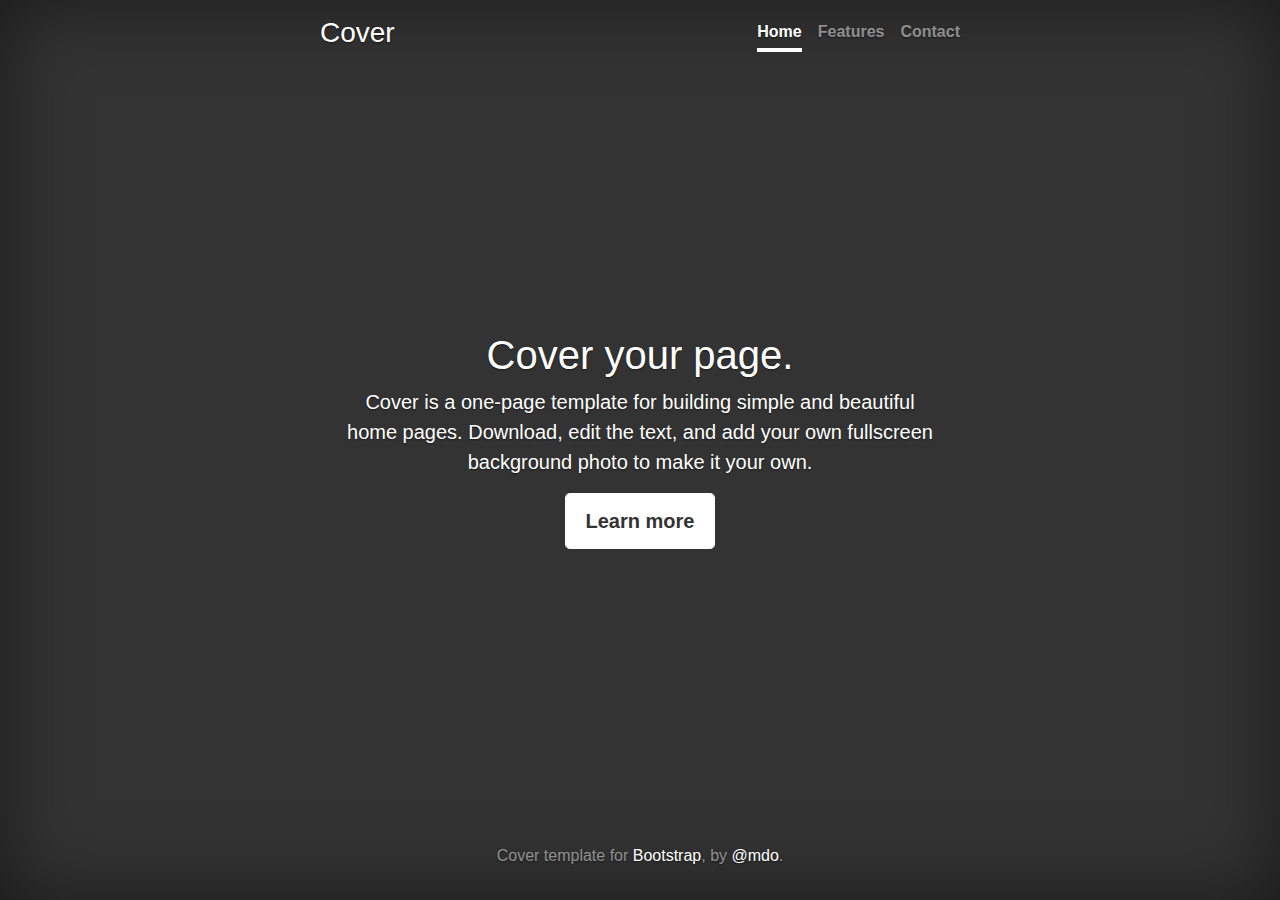
<file: img/bootstrap-4.0.0/bootstrap-4.0.0/docs/4.0/examples/cover/index.html>
<!doctype html>
<html lang="en">
  <head>
    <meta charset="utf-8">
    <meta name="viewport" content="width=device-width, initial-scale=1, shrink-to-fit=no">
    <meta name="description" content="">
    <meta name="author" content="">
    <link rel="icon" href="../../../../favicon.ico">

    <title>Cover Template for Bootstrap</title>

    <!-- Bootstrap core CSS -->
    <link href="../../../../dist/css/bootstrap.min.css" rel="stylesheet">

    <!-- Custom styles for this template -->
    <link href="cover.css" rel="stylesheet">
  </head>

  <body class="text-center">

    <div class="cover-container d-flex h-100 p-3 mx-auto flex-column">
      <header class="masthead mb-auto">
        <div class="inner">
          <h3 class="masthead-brand">Cover</h3>
          <nav class="nav nav-masthead justify-content-center">
            <a class="nav-link active" href="#">Home</a>
            <a class="nav-link" href="#">Features</a>
            <a class="nav-link" href="#">Contact</a>
          </nav>
        </div>
      </header>

      <main role="main" class="inner cover">
        <h1 class="cover-heading">Cover your page.</h1>
        <p class="lead">Cover is a one-page template for building simple and beautiful home pages. Download, edit the text, and add your own fullscreen background photo to make it your own.</p>
        <p class="lead">
          <a href="#" class="btn btn-lg btn-secondary">Learn more</a>
        </p>
      </main>

      <footer class="mastfoot mt-auto">
        <div class="inner">
          <p>Cover template for <a href="https://getbootstrap.com/">Bootstrap</a>, by <a href="https://twitter.com/mdo">@mdo</a>.</p>
        </div>
      </footer>
    </div>


    <!-- Bootstrap core JavaScript
    ================================================== -->
    <!-- Placed at the end of the document so the pages load faster -->
    <script src="https://code.jquery.com/jquery-3.2.1.slim.min.js" integrity="sha384-KJ3o2DKtIkvYIK3UENzmM7KCkRr/rE9/Qpg6aAZGJwFDMVNA/GpGFF93hXpG5KkN" crossorigin="anonymous"></script>
    <script>window.jQuery || document.write('<script src="../../../../assets/js/vendor/jquery-slim.min.js"><\/script>')</script>
    <script src="../../../../assets/js/vendor/popper.min.js"></script>
    <script src="../../../../dist/js/bootstrap.min.js"></script>
  </body>
</html>
</file>
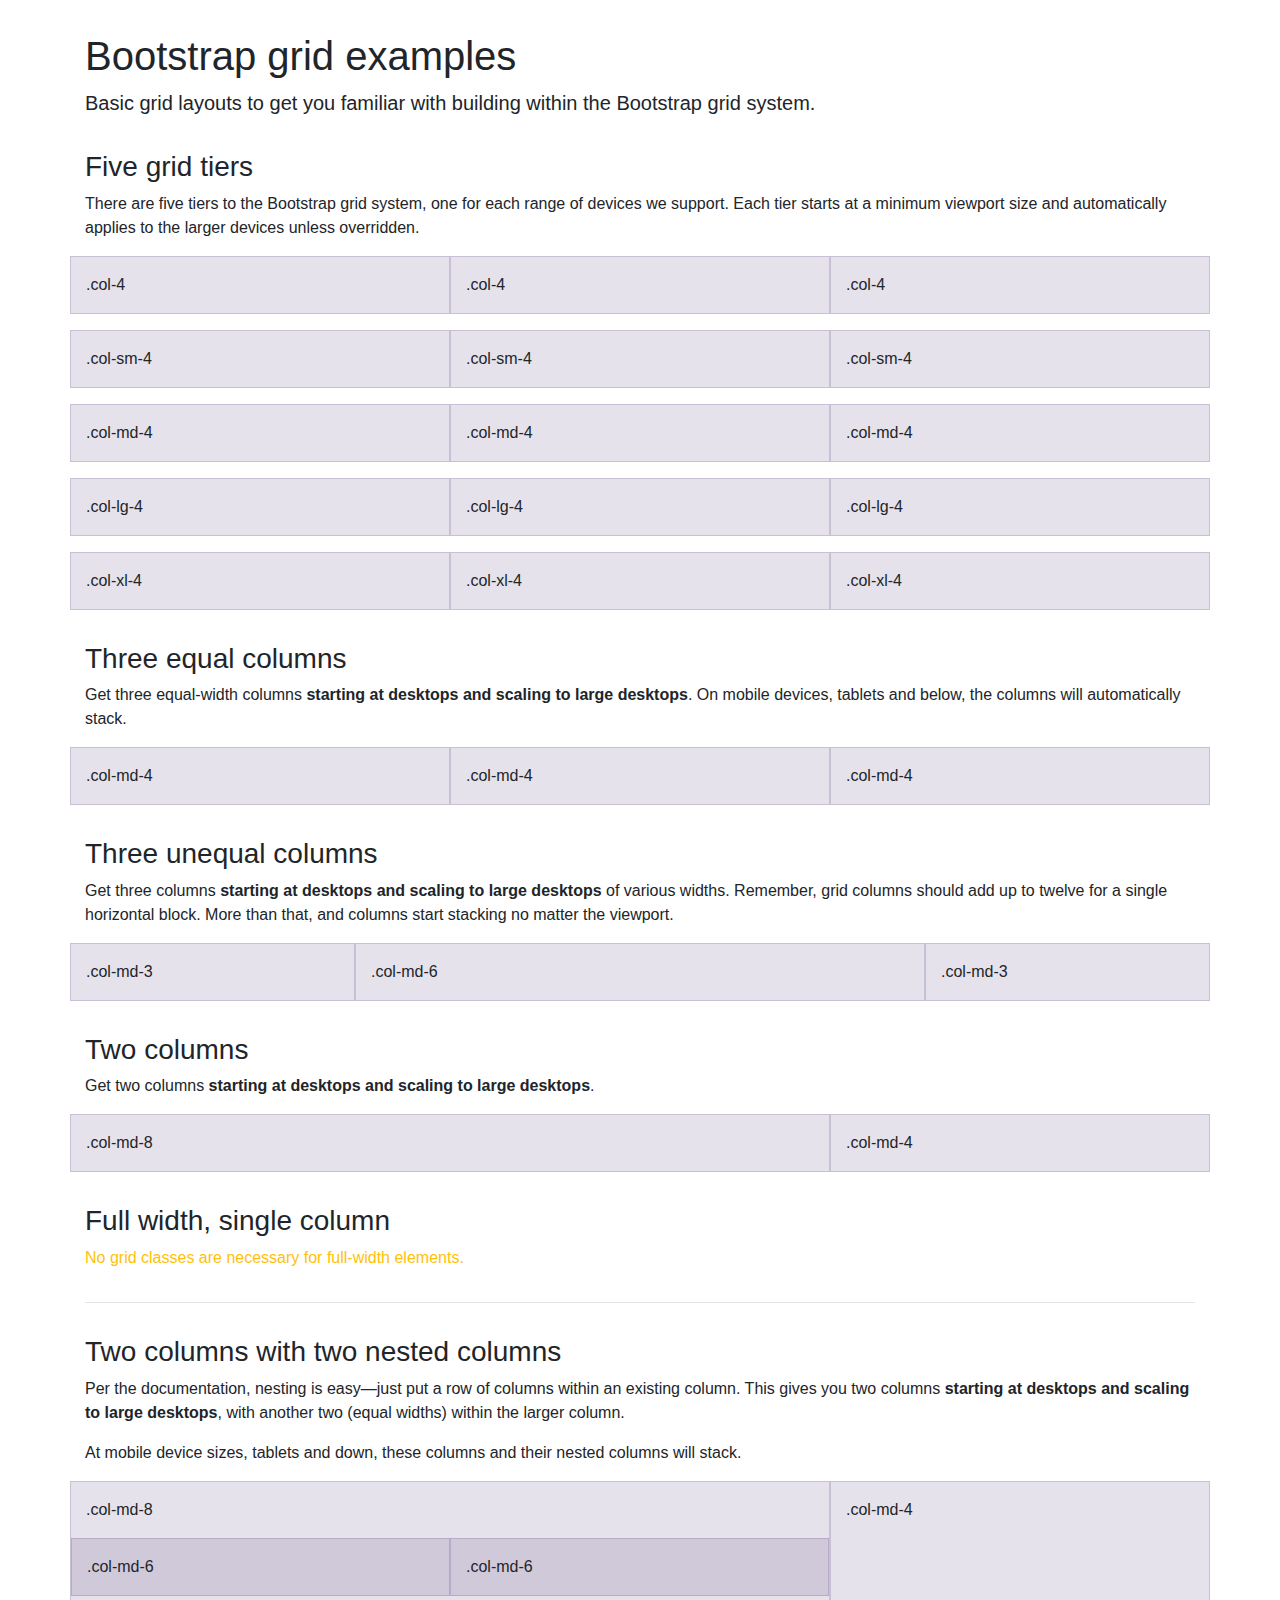
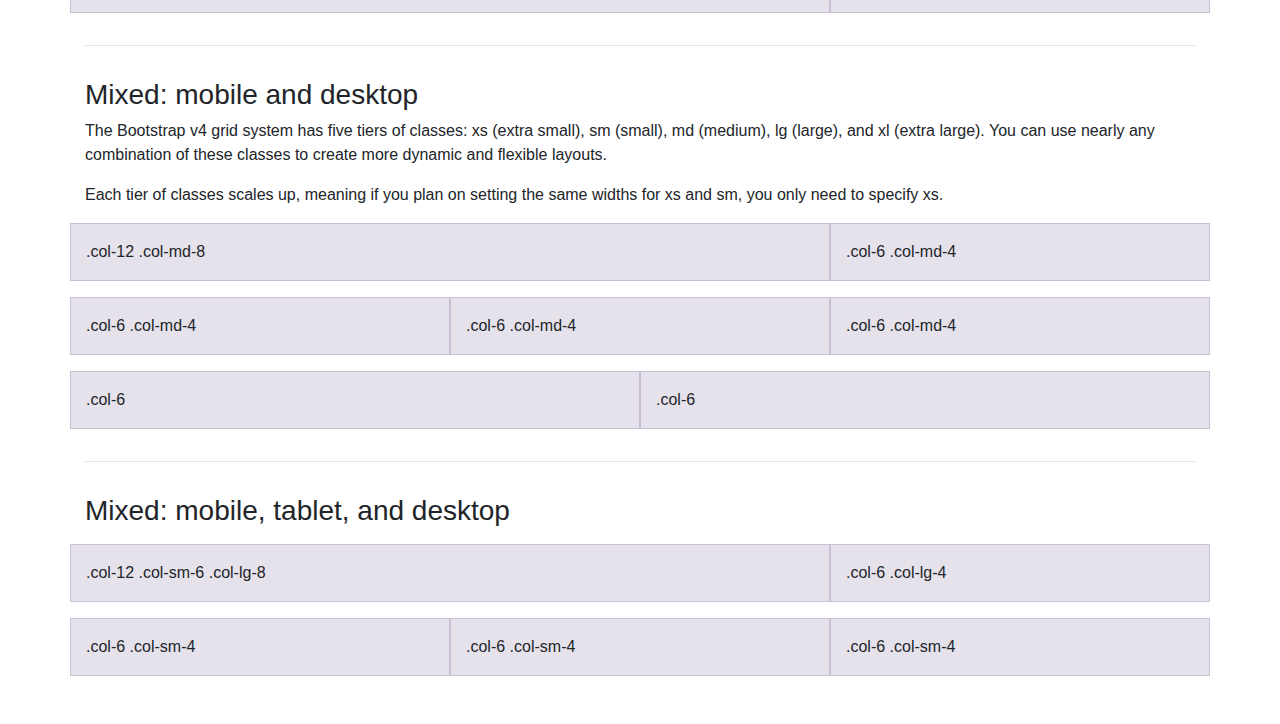
<file: img/bootstrap-4.0.0/bootstrap-4.0.0/docs/4.0/examples/grid/index.html>
<!doctype html>
<html lang="en">
  <head>
    <meta charset="utf-8">
    <meta name="viewport" content="width=device-width, initial-scale=1, shrink-to-fit=no">
    <meta name="description" content="">
    <meta name="author" content="">
    <link rel="icon" href="../../../../favicon.ico">

    <title>Grid Template for Bootstrap</title>

    <!-- Bootstrap core CSS -->
    <link href="../../../../dist/css/bootstrap.min.css" rel="stylesheet">

    <!-- Custom styles for this template -->
    <link href="grid.css" rel="stylesheet">
  </head>

  <body>
    <div class="container">

      <h1>Bootstrap grid examples</h1>
      <p class="lead">Basic grid layouts to get you familiar with building within the Bootstrap grid system.</p>

      <h3>Five grid tiers</h3>
      <p>There are five tiers to the Bootstrap grid system, one for each range of devices we support. Each tier starts at a minimum viewport size and automatically applies to the larger devices unless overridden.</p>

      <div class="row">
        <div class="col-4">.col-4</div>
        <div class="col-4">.col-4</div>
        <div class="col-4">.col-4</div>
      </div>

      <div class="row">
        <div class="col-sm-4">.col-sm-4</div>
        <div class="col-sm-4">.col-sm-4</div>
        <div class="col-sm-4">.col-sm-4</div>
      </div>

      <div class="row">
        <div class="col-md-4">.col-md-4</div>
        <div class="col-md-4">.col-md-4</div>
        <div class="col-md-4">.col-md-4</div>
      </div>

      <div class="row">
        <div class="col-lg-4">.col-lg-4</div>
        <div class="col-lg-4">.col-lg-4</div>
        <div class="col-lg-4">.col-lg-4</div>
      </div>

      <div class="row">
        <div class="col-xl-4">.col-xl-4</div>
        <div class="col-xl-4">.col-xl-4</div>
        <div class="col-xl-4">.col-xl-4</div>
      </div>

      <h3>Three equal columns</h3>
      <p>Get three equal-width columns <strong>starting at desktops and scaling to large desktops</strong>. On mobile devices, tablets and below, the columns will automatically stack.</p>
      <div class="row">
        <div class="col-md-4">.col-md-4</div>
        <div class="col-md-4">.col-md-4</div>
        <div class="col-md-4">.col-md-4</div>
      </div>

      <h3>Three unequal columns</h3>
      <p>Get three columns <strong>starting at desktops and scaling to large desktops</strong> of various widths. Remember, grid columns should add up to twelve for a single horizontal block. More than that, and columns start stacking no matter the viewport.</p>
      <div class="row">
        <div class="col-md-3">.col-md-3</div>
        <div class="col-md-6">.col-md-6</div>
        <div class="col-md-3">.col-md-3</div>
      </div>

      <h3>Two columns</h3>
      <p>Get two columns <strong>starting at desktops and scaling to large desktops</strong>.</p>
      <div class="row">
        <div class="col-md-8">.col-md-8</div>
        <div class="col-md-4">.col-md-4</div>
      </div>

      <h3>Full width, single column</h3>
      <p class="text-warning">No grid classes are necessary for full-width elements.</p>

      <hr>

      <h3>Two columns with two nested columns</h3>
      <p>Per the documentation, nesting is easy—just put a row of columns within an existing column. This gives you two columns <strong>starting at desktops and scaling to large desktops</strong>, with another two (equal widths) within the larger column.</p>
      <p>At mobile device sizes, tablets and down, these columns and their nested columns will stack.</p>
      <div class="row">
        <div class="col-md-8">
          .col-md-8
          <div class="row">
            <div class="col-md-6">.col-md-6</div>
            <div class="col-md-6">.col-md-6</div>
          </div>
        </div>
        <div class="col-md-4">.col-md-4</div>
      </div>

      <hr>

      <h3>Mixed: mobile and desktop</h3>
      <p>The Bootstrap v4 grid system has five tiers of classes: xs (extra small), sm (small), md (medium), lg (large), and xl (extra large). You can use nearly any combination of these classes to create more dynamic and flexible layouts.</p>
      <p>Each tier of classes scales up, meaning if you plan on setting the same widths for xs and sm, you only need to specify xs.</p>
      <div class="row">
        <div class="col-12 col-md-8">.col-12 .col-md-8</div>
        <div class="col-6 col-md-4">.col-6 .col-md-4</div>
      </div>
      <div class="row">
        <div class="col-6 col-md-4">.col-6 .col-md-4</div>
        <div class="col-6 col-md-4">.col-6 .col-md-4</div>
        <div class="col-6 col-md-4">.col-6 .col-md-4</div>
      </div>
      <div class="row">
        <div class="col-6">.col-6</div>
        <div class="col-6">.col-6</div>
      </div>

      <hr>

      <h3>Mixed: mobile, tablet, and desktop</h3>
      <p></p>
      <div class="row">
        <div class="col-12 col-sm-6 col-lg-8">.col-12 .col-sm-6 .col-lg-8</div>
        <div class="col-6 col-lg-4">.col-6 .col-lg-4</div>
      </div>
      <div class="row">
        <div class="col-6 col-sm-4">.col-6 .col-sm-4</div>
        <div class="col-6 col-sm-4">.col-6 .col-sm-4</div>
        <div class="col-6 col-sm-4">.col-6 .col-sm-4</div>
      </div>

    </div> <!-- /container -->
  </body>
</html>
</file>
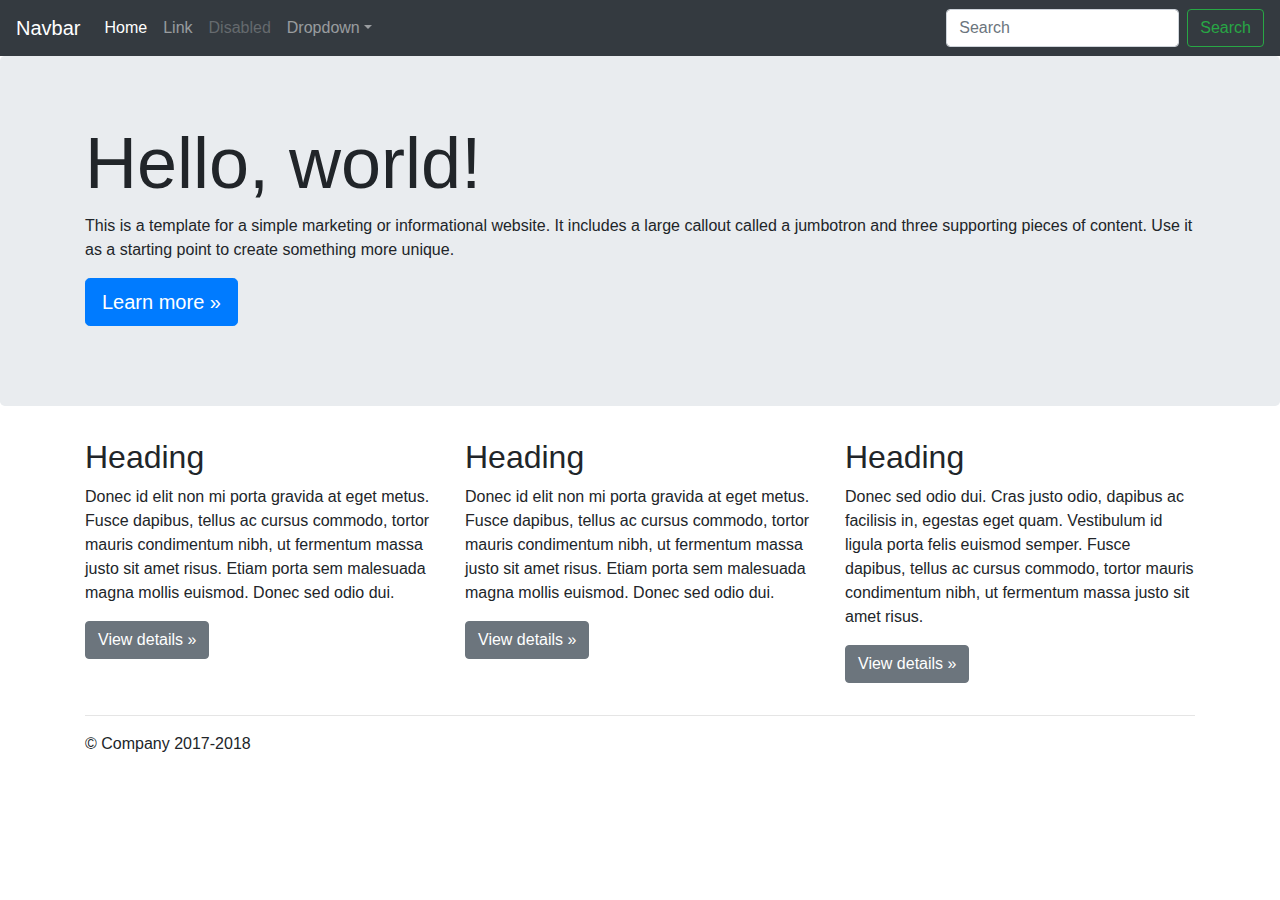
<file: img/bootstrap-4.0.0/bootstrap-4.0.0/docs/4.0/examples/jumbotron/index.html>
<!doctype html>
<html lang="en">
  <head>
    <meta charset="utf-8">
    <meta name="viewport" content="width=device-width, initial-scale=1, shrink-to-fit=no">
    <meta name="description" content="">
    <meta name="author" content="">
    <link rel="icon" href="../../../../favicon.ico">

    <title>Jumbotron Template for Bootstrap</title>

    <!-- Bootstrap core CSS -->
    <link href="../../../../dist/css/bootstrap.min.css" rel="stylesheet">

    <!-- Custom styles for this template -->
    <link href="jumbotron.css" rel="stylesheet">
  </head>

  <body>

    <nav class="navbar navbar-expand-md navbar-dark fixed-top bg-dark">
      <a class="navbar-brand" href="#">Navbar</a>
      <button class="navbar-toggler" type="button" data-toggle="collapse" data-target="#navbarsExampleDefault" aria-controls="navbarsExampleDefault" aria-expanded="false" aria-label="Toggle navigation">
        <span class="navbar-toggler-icon"></span>
      </button>

      <div class="collapse navbar-collapse" id="navbarsExampleDefault">
        <ul class="navbar-nav mr-auto">
          <li class="nav-item active">
            <a class="nav-link" href="#">Home <span class="sr-only">(current)</span></a>
          </li>
          <li class="nav-item">
            <a class="nav-link" href="#">Link</a>
          </li>
          <li class="nav-item">
            <a class="nav-link disabled" href="#">Disabled</a>
          </li>
          <li class="nav-item dropdown">
            <a class="nav-link dropdown-toggle" href="http://example.com" id="dropdown01" data-toggle="dropdown" aria-haspopup="true" aria-expanded="false">Dropdown</a>
            <div class="dropdown-menu" aria-labelledby="dropdown01">
              <a class="dropdown-item" href="#">Action</a>
              <a class="dropdown-item" href="#">Another action</a>
              <a class="dropdown-item" href="#">Something else here</a>
            </div>
          </li>
        </ul>
        <form class="form-inline my-2 my-lg-0">
          <input class="form-control mr-sm-2" type="text" placeholder="Search" aria-label="Search">
          <button class="btn btn-outline-success my-2 my-sm-0" type="submit">Search</button>
        </form>
      </div>
    </nav>

    <main role="main">

      <!-- Main jumbotron for a primary marketing message or call to action -->
      <div class="jumbotron">
        <div class="container">
          <h1 class="display-3">Hello, world!</h1>
          <p>This is a template for a simple marketing or informational website. It includes a large callout called a jumbotron and three supporting pieces of content. Use it as a starting point to create something more unique.</p>
          <p><a class="btn btn-primary btn-lg" href="#" role="button">Learn more &raquo;</a></p>
        </div>
      </div>

      <div class="container">
        <!-- Example row of columns -->
        <div class="row">
          <div class="col-md-4">
            <h2>Heading</h2>
            <p>Donec id elit non mi porta gravida at eget metus. Fusce dapibus, tellus ac cursus commodo, tortor mauris condimentum nibh, ut fermentum massa justo sit amet risus. Etiam porta sem malesuada magna mollis euismod. Donec sed odio dui. </p>
            <p><a class="btn btn-secondary" href="#" role="button">View details &raquo;</a></p>
          </div>
          <div class="col-md-4">
            <h2>Heading</h2>
            <p>Donec id elit non mi porta gravida at eget metus. Fusce dapibus, tellus ac cursus commodo, tortor mauris condimentum nibh, ut fermentum massa justo sit amet risus. Etiam porta sem malesuada magna mollis euismod. Donec sed odio dui. </p>
            <p><a class="btn btn-secondary" href="#" role="button">View details &raquo;</a></p>
          </div>
          <div class="col-md-4">
            <h2>Heading</h2>
            <p>Donec sed odio dui. Cras justo odio, dapibus ac facilisis in, egestas eget quam. Vestibulum id ligula porta felis euismod semper. Fusce dapibus, tellus ac cursus commodo, tortor mauris condimentum nibh, ut fermentum massa justo sit amet risus.</p>
            <p><a class="btn btn-secondary" href="#" role="button">View details &raquo;</a></p>
          </div>
        </div>

        <hr>

      </div> <!-- /container -->

    </main>

    <footer class="container">
      <p>&copy; Company 2017-2018</p>
    </footer>

    <!-- Bootstrap core JavaScript
    ================================================== -->
    <!-- Placed at the end of the document so the pages load faster -->
    <script src="https://code.jquery.com/jquery-3.2.1.slim.min.js" integrity="sha384-KJ3o2DKtIkvYIK3UENzmM7KCkRr/rE9/Qpg6aAZGJwFDMVNA/GpGFF93hXpG5KkN" crossorigin="anonymous"></script>
    <script>window.jQuery || document.write('<script src="../../../../assets/js/vendor/jquery-slim.min.js"><\/script>')</script>
    <script src="../../../../assets/js/vendor/popper.min.js"></script>
    <script src="../../../../dist/js/bootstrap.min.js"></script>
  </body>
</html>
</file>
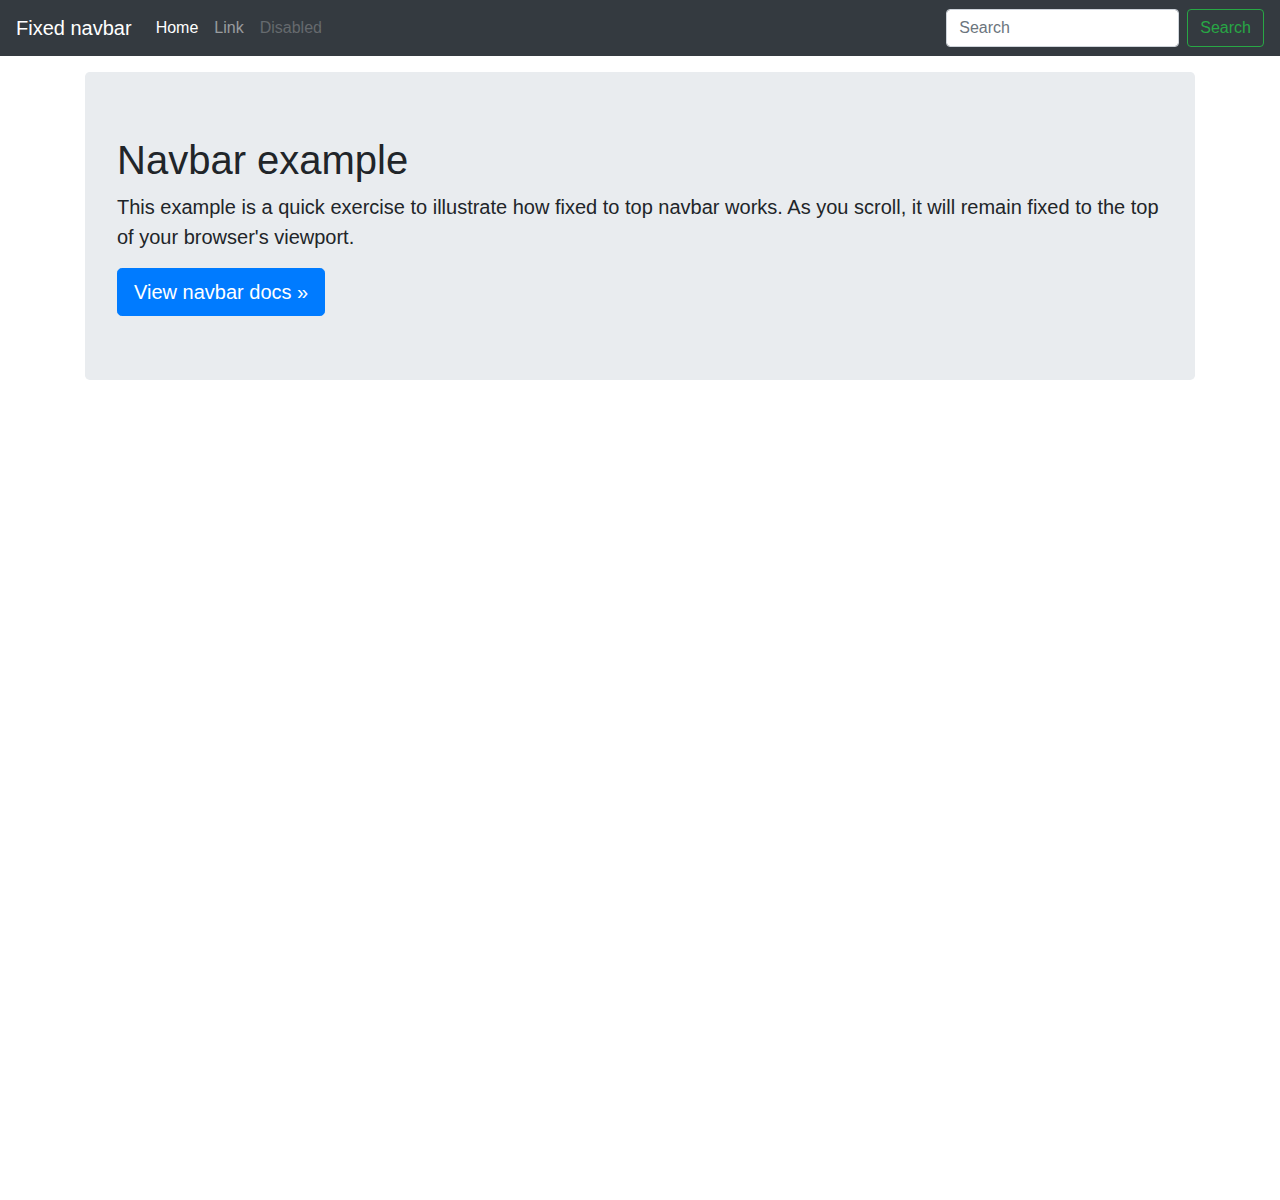
<file: img/bootstrap-4.0.0/bootstrap-4.0.0/docs/4.0/examples/navbar-fixed/index.html>
<!doctype html>
<html lang="en">
  <head>
    <meta charset="utf-8">
    <meta name="viewport" content="width=device-width, initial-scale=1, shrink-to-fit=no">
    <meta name="description" content="">
    <meta name="author" content="">
    <link rel="icon" href="../../../../favicon.ico">

    <title>Fixed top navbar example for Bootstrap</title>

    <!-- Bootstrap core CSS -->
    <link href="../../../../dist/css/bootstrap.min.css" rel="stylesheet">

    <!-- Custom styles for this template -->
    <link href="navbar-top-fixed.css" rel="stylesheet">
  </head>

  <body>

    <nav class="navbar navbar-expand-md navbar-dark fixed-top bg-dark">
      <a class="navbar-brand" href="#">Fixed navbar</a>
      <button class="navbar-toggler" type="button" data-toggle="collapse" data-target="#navbarCollapse" aria-controls="navbarCollapse" aria-expanded="false" aria-label="Toggle navigation">
        <span class="navbar-toggler-icon"></span>
      </button>
      <div class="collapse navbar-collapse" id="navbarCollapse">
        <ul class="navbar-nav mr-auto">
          <li class="nav-item active">
            <a class="nav-link" href="#">Home <span class="sr-only">(current)</span></a>
          </li>
          <li class="nav-item">
            <a class="nav-link" href="#">Link</a>
          </li>
          <li class="nav-item">
            <a class="nav-link disabled" href="#">Disabled</a>
          </li>
        </ul>
        <form class="form-inline mt-2 mt-md-0">
          <input class="form-control mr-sm-2" type="text" placeholder="Search" aria-label="Search">
          <button class="btn btn-outline-success my-2 my-sm-0" type="submit">Search</button>
        </form>
      </div>
    </nav>

    <main role="main" class="container">
      <div class="jumbotron">
        <h1>Navbar example</h1>
        <p class="lead">This example is a quick exercise to illustrate how fixed to top navbar works. As you scroll, it will remain fixed to the top of your browser's viewport.</p>
        <a class="btn btn-lg btn-primary" href="../../components/navbar/" role="button">View navbar docs &raquo;</a>
      </div>
    </main>

    <!-- Bootstrap core JavaScript
    ================================================== -->
    <!-- Placed at the end of the document so the pages load faster -->
    <script src="https://code.jquery.com/jquery-3.2.1.slim.min.js" integrity="sha384-KJ3o2DKtIkvYIK3UENzmM7KCkRr/rE9/Qpg6aAZGJwFDMVNA/GpGFF93hXpG5KkN" crossorigin="anonymous"></script>
    <script>window.jQuery || document.write('<script src="../../../../assets/js/vendor/jquery-slim.min.js"><\/script>')</script>
    <script src="../../../../assets/js/vendor/popper.min.js"></script>
    <script src="../../../../dist/js/bootstrap.min.js"></script>
  </body>
</html>
</file>
<file: img/bootstrap-4.0.0/bootstrap-4.0.0/docs/4.0/examples/album/album.css>
:root {
  --jumbotron-padding-y: 3rem;
}

.jumbotron {
  padding-top: var(--jumbotron-padding-y);
  padding-bottom: var(--jumbotron-padding-y);
  margin-bottom: 0;
  background-color: #fff;
}
@media (min-width: 768px) {
  .jumbotron {
    padding-top: calc(var(--jumbotron-padding-y) * 2);
    padding-bottom: calc(var(--jumbotron-padding-y) * 2);
  }
}

.jumbotron p:last-child {
  margin-bottom: 0;
}

.jumbotron-heading {
  font-weight: 300;
}

.jumbotron .container {
  max-width: 40rem;
}

footer {
  padding-top: 3rem;
  padding-bottom: 3rem;
}

footer p {
  margin-bottom: .25rem;
}

.box-shadow { box-shadow: 0 .25rem .75rem rgba(0, 0, 0, .05); }
</file>
<file: img/bootstrap-4.0.0/bootstrap-4.0.0/docs/4.0/examples/blog/blog.css>
/* stylelint-disable selector-list-comma-newline-after */

.blog-header {
  line-height: 1;
  border-bottom: 1px solid #e5e5e5;
}

.blog-header-logo {
  font-family: "Playfair Display", Georgia, "Times New Roman", serif;
  font-size: 2.25rem;
}

.blog-header-logo:hover {
  text-decoration: none;
}

h1, h2, h3, h4, h5, h6 {
  font-family: "Playfair Display", Georgia, "Times New Roman", serif;
}

.display-4 {
  font-size: 2.5rem;
}
@media (min-width: 768px) {
  .display-4 {
    font-size: 3rem;
  }
}

.nav-scroller {
  position: relative;
  z-index: 2;
  height: 2.75rem;
  overflow-y: hidden;
}

.nav-scroller .nav {
  display: -webkit-box;
  display: -ms-flexbox;
  display: flex;
  -ms-flex-wrap: nowrap;
  flex-wrap: nowrap;
  padding-bottom: 1rem;
  margin-top: -1px;
  overflow-x: auto;
  text-align: center;
  white-space: nowrap;
  -webkit-overflow-scrolling: touch;
}

.nav-scroller .nav-link {
  padding-top: .75rem;
  padding-bottom: .75rem;
  font-size: .875rem;
}

.card-img-right {
  height: 100%;
  border-radius: 0 3px 3px 0;
}

.flex-auto {
  -ms-flex: 0 0 auto;
  -webkit-box-flex: 0;
  flex: 0 0 auto;
}

.h-250 { height: 250px; }
@media (min-width: 768px) {
  .h-md-250 { height: 250px; }
}

.border-top { border-top: 1px solid #e5e5e5; }
.border-bottom { border-bottom: 1px solid #e5e5e5; }

.box-shadow { box-shadow: 0 .25rem .75rem rgba(0, 0, 0, .05); }

/*
 * Blog name and description
 */
.blog-title {
  margin-bottom: 0;
  font-size: 2rem;
  font-weight: 400;
}
.blog-description {
  font-size: 1.1rem;
  color: #999;
}

@media (min-width: 40em) {
  .blog-title {
    font-size: 3.5rem;
  }
}

/* Pagination */
.blog-pagination {
  margin-bottom: 4rem;
}
.blog-pagination > .btn {
  border-radius: 2rem;
}

/*
 * Blog posts
 */
.blog-post {
  margin-bottom: 4rem;
}
.blog-post-title {
  margin-bottom: .25rem;
  font-size: 2.5rem;
}
.blog-post-meta {
  margin-bottom: 1.25rem;
  color: #999;
}

/*
 * Footer
 */
.blog-footer {
  padding: 2.5rem 0;
  color: #999;
  text-align: center;
  background-color: #f9f9f9;
  border-top: .05rem solid #e5e5e5;
}
.blog-footer p:last-child {
  margin-bottom: 0;
}
</file>
<file: img/bootstrap-4.0.0/bootstrap-4.0.0/docs/4.0/examples/carousel/carousel.css>
/* GLOBAL STYLES
-------------------------------------------------- */
/* Padding below the footer and lighter body text */

body {
  padding-top: 3rem;
  padding-bottom: 3rem;
  color: #5a5a5a;
}


/* CUSTOMIZE THE CAROUSEL
-------------------------------------------------- */

/* Carousel base class */
.carousel {
  margin-bottom: 4rem;
}
/* Since positioning the image, we need to help out the caption */
.carousel-caption {
  bottom: 3rem;
  z-index: 10;
}

/* Declare heights because of positioning of img element */
.carousel-item {
  height: 32rem;
  background-color: #777;
}
.carousel-item > img {
  position: absolute;
  top: 0;
  left: 0;
  min-width: 100%;
  height: 32rem;
}


/* MARKETING CONTENT
-------------------------------------------------- */

/* Center align the text within the three columns below the carousel */
.marketing .col-lg-4 {
  margin-bottom: 1.5rem;
  text-align: center;
}
.marketing h2 {
  font-weight: 400;
}
.marketing .col-lg-4 p {
  margin-right: .75rem;
  margin-left: .75rem;
}


/* Featurettes
------------------------- */

.featurette-divider {
  margin: 5rem 0; /* Space out the Bootstrap <hr> more */
}

/* Thin out the marketing headings */
.featurette-heading {
  font-weight: 300;
  line-height: 1;
  letter-spacing: -.05rem;
}


/* RESPONSIVE CSS
-------------------------------------------------- */

@media (min-width: 40em) {
  /* Bump up size of carousel content */
  .carousel-caption p {
    margin-bottom: 1.25rem;
    font-size: 1.25rem;
    line-height: 1.4;
  }

  .featurette-heading {
    font-size: 50px;
  }
}

@media (min-width: 62em) {
  .featurette-heading {
    margin-top: 7rem;
  }
}
</file>
<file: img/bootstrap-4.0.0/bootstrap-4.0.0/docs/4.0/examples/cover/cover.css>
/*
 * Globals
 */

/* Links */
a,
a:focus,
a:hover {
  color: #fff;
}

/* Custom default button */
.btn-secondary,
.btn-secondary:hover,
.btn-secondary:focus {
  color: #333;
  text-shadow: none; /* Prevent inheritance from `body` */
  background-color: #fff;
  border: .05rem solid #fff;
}


/*
 * Base structure
 */

html,
body {
  height: 100%;
  background-color: #333;
}

body {
  display: -ms-flexbox;
  display: -webkit-box;
  display: flex;
  -ms-flex-pack: center;
  -webkit-box-pack: center;
  justify-content: center;
  color: #fff;
  text-shadow: 0 .05rem .1rem rgba(0, 0, 0, .5);
  box-shadow: inset 0 0 5rem rgba(0, 0, 0, .5);
}

.cover-container {
  max-width: 42em;
}


/*
 * Header
 */
.masthead {
  margin-bottom: 2rem;
}

.masthead-brand {
  margin-bottom: 0;
}

.nav-masthead .nav-link {
  padding: .25rem 0;
  font-weight: 700;
  color: rgba(255, 255, 255, .5);
  background-color: transparent;
  border-bottom: .25rem solid transparent;
}

.nav-masthead .nav-link:hover,
.nav-masthead .nav-link:focus {
  border-bottom-color: rgba(255, 255, 255, .25);
}

.nav-masthead .nav-link + .nav-link {
  margin-left: 1rem;
}

.nav-masthead .active {
  color: #fff;
  border-bottom-color: #fff;
}

@media (min-width: 48em) {
  .masthead-brand {
    float: left;
  }
  .nav-masthead {
    float: right;
  }
}


/*
 * Cover
 */
.cover {
  padding: 0 1.5rem;
}
.cover .btn-lg {
  padding: .75rem 1.25rem;
  font-weight: 700;
}


/*
 * Footer
 */
.mastfoot {
  color: rgba(255, 255, 255, .5);
}
</file>
<file: img/bootstrap-4.0.0/bootstrap-4.0.0/docs/4.0/examples/grid/grid.css>
body {
  padding-top: 2rem;
  padding-bottom: 2rem;
}

h3 {
  margin-top: 2rem;
}

.row {
  margin-bottom: 1rem;
}
.row .row {
  margin-top: 1rem;
  margin-bottom: 0;
}
[class*="col-"] {
  padding-top: 1rem;
  padding-bottom: 1rem;
  background-color: rgba(86, 61, 124, .15);
  border: 1px solid rgba(86, 61, 124, .2);
}

hr {
  margin-top: 2rem;
  margin-bottom: 2rem;
}
</file>
<file: img/bootstrap-4.0.0/bootstrap-4.0.0/docs/4.0/examples/jumbotron/jumbotron.css>
/* Move down content because we have a fixed navbar that is 3.5rem tall */
body {
  padding-top: 3.5rem;
}
</file>
<file: img/bootstrap-4.0.0/bootstrap-4.0.0/docs/4.0/examples/navbar-fixed/navbar-top-fixed.css>
/* Show it is fixed to the top */
body {
  min-height: 75rem;
  padding-top: 4.5rem;
}
</file>
<file: img/bootstrap-4.0.0/bootstrap-4.0.0/js/tests/vendor/qunit.css>
/*!
 * QUnit 2.4.1
 * https://qunitjs.com/
 *
 * Copyright jQuery Foundation and other contributors
 * Released under the MIT license
 * https://jquery.org/license
 *
 * Date: 2017-10-22T05:12Z
 */

/** Font Family and Sizes */

#qunit-tests, #qunit-header, #qunit-banner, #qunit-testrunner-toolbar, #qunit-filteredTest, #qunit-userAgent, #qunit-testresult {
	font-family: "Helvetica Neue Light", "HelveticaNeue-Light", "Helvetica Neue", Calibri, Helvetica, Arial, sans-serif;
}

#qunit-testrunner-toolbar, #qunit-filteredTest, #qunit-userAgent, #qunit-testresult, #qunit-tests li { font-size: small; }
#qunit-tests { font-size: smaller; }


/** Resets */

#qunit-tests, #qunit-header, #qunit-banner, #qunit-filteredTest, #qunit-userAgent, #qunit-testresult, #qunit-modulefilter {
	margin: 0;
	padding: 0;
}


/** Header (excluding toolbar) */

#qunit-header {
	padding: 0.5em 0 0.5em 1em;

	color: #8699A4;
	background-color: #0D3349;

	font-size: 1.5em;
	line-height: 1em;
	font-weight: 400;

	border-radius: 5px 5px 0 0;
}

#qunit-header a {
	text-decoration: none;
	color: #C2CCD1;
}

#qunit-header a:hover,
#qunit-header a:focus {
	color: #FFF;
}

#qunit-banner {
	height: 5px;
}

#qunit-filteredTest {
	padding: 0.5em 1em 0.5em 1em;
	color: #366097;
	background-color: #F4FF77;
}

#qunit-userAgent {
	padding: 0.5em 1em 0.5em 1em;
	color: #FFF;
	background-color: #2B81AF;
	text-shadow: rgba(0, 0, 0, 0.5) 2px 2px 1px;
}


/** Toolbar */

#qunit-testrunner-toolbar {
	padding: 0.5em 1em 0.5em 1em;
	color: #5E740B;
	background-color: #EEE;
}

#qunit-testrunner-toolbar .clearfix {
	height: 0;
	clear: both;
}

#qunit-testrunner-toolbar label {
	display: inline-block;
}

#qunit-testrunner-toolbar input[type=checkbox],
#qunit-testrunner-toolbar input[type=radio] {
	margin: 3px;
	vertical-align: -2px;
}

#qunit-testrunner-toolbar input[type=text] {
	box-sizing: border-box;
	height: 1.6em;
}

.qunit-url-config,
.qunit-filter,
#qunit-modulefilter {
	display: inline-block;
	line-height: 2.1em;
}

.qunit-filter,
#qunit-modulefilter {
	float: right;
	position: relative;
	margin-left: 1em;
}

.qunit-url-config label {
	margin-right: 0.5em;
}

#qunit-modulefilter-search {
	box-sizing: border-box;
	width: 400px;
}

#qunit-modulefilter-search-container:after {
	position: absolute;
	right: 0.3em;
	content: "\25bc";
	color: black;
}

#qunit-modulefilter-dropdown {
	/* align with #qunit-modulefilter-search */
	box-sizing: border-box;
	width: 400px;
	position: absolute;
	right: 0;
	top: 50%;
	margin-top: 0.8em;

	border: 1px solid #D3D3D3;
	border-top: none;
	border-radius: 0 0 .25em .25em;
	color: #000;
	background-color: #F5F5F5;
	z-index: 99;
}

#qunit-modulefilter-dropdown a {
	color: inherit;
	text-decoration: none;
}

#qunit-modulefilter-dropdown .clickable.checked {
	font-weight: bold;
	color: #000;
	background-color: #D2E0E6;
}

#qunit-modulefilter-dropdown .clickable:hover {
	color: #FFF;
	background-color: #0D3349;
}

#qunit-modulefilter-actions {
	display: block;
	overflow: auto;

	/* align with #qunit-modulefilter-dropdown-list */
	font: smaller/1.5em sans-serif;
}

#qunit-modulefilter-dropdown #qunit-modulefilter-actions > * {
	box-sizing: border-box;
	max-height: 2.8em;
	display: block;
	padding: 0.4em;
}

#qunit-modulefilter-dropdown #qunit-modulefilter-actions > button {
	float: right;
	font: inherit;
}

#qunit-modulefilter-dropdown #qunit-modulefilter-actions > :last-child {
	/* insert padding to align with checkbox margins */
	padding-left: 3px;
}

#qunit-modulefilter-dropdown-list {
	max-height: 200px;
	overflow-y: auto;
	margin: 0;
	border-top: 2px groove threedhighlight;
	padding: 0.4em 0 0;
	font: smaller/1.5em sans-serif;
}

#qunit-modulefilter-dropdown-list li {
	white-space: nowrap;
	overflow: hidden;
	text-overflow: ellipsis;
}

#qunit-modulefilter-dropdown-list .clickable {
	display: block;
	padding-left: 0.15em;
}


/** Tests: Pass/Fail */

#qunit-tests {
	list-style-position: inside;
}

#qunit-tests li {
	padding: 0.4em 1em 0.4em 1em;
	border-bottom: 1px solid #FFF;
	list-style-position: inside;
}

#qunit-tests > li {
	display: none;
}

#qunit-tests li.running,
#qunit-tests li.pass,
#qunit-tests li.fail,
#qunit-tests li.skipped,
#qunit-tests li.aborted {
	display: list-item;
}

#qunit-tests.hidepass {
	position: relative;
}

#qunit-tests.hidepass li.running,
#qunit-tests.hidepass li.pass:not(.todo) {
	visibility: hidden;
	position: absolute;
	width:   0;
	height:  0;
	padding: 0;
	border:  0;
	margin:  0;
}

#qunit-tests li strong {
	cursor: pointer;
}

#qunit-tests li.skipped strong {
	cursor: default;
}

#qunit-tests li a {
	padding: 0.5em;
	color: #C2CCD1;
	text-decoration: none;
}

#qunit-tests li p a {
	padding: 0.25em;
	color: #6B6464;
}
#qunit-tests li a:hover,
#qunit-tests li a:focus {
	color: #000;
}

#qunit-tests li .runtime {
	float: right;
	font-size: smaller;
}

.qunit-assert-list {
	margin-top: 0.5em;
	padding: 0.5em;

	background-color: #FFF;

	border-radius: 5px;
}

.qunit-source {
	margin: 0.6em 0 0.3em;
}

.qunit-collapsed {
	display: none;
}

#qunit-tests table {
	border-collapse: collapse;
	margin-top: 0.2em;
}

#qunit-tests th {
	text-align: right;
	vertical-align: top;
	padding: 0 0.5em 0 0;
}

#qunit-tests td {
	vertical-align: top;
}

#qunit-tests pre {
	margin: 0;
	white-space: pre-wrap;
	word-wrap: break-word;
}

#qunit-tests del {
	color: #374E0C;
	background-color: #E0F2BE;
	text-decoration: none;
}

#qunit-tests ins {
	color: #500;
	background-color: #FFCACA;
	text-decoration: none;
}

/*** Test Counts */

#qunit-tests b.counts                       { color: #000; }
#qunit-tests b.passed                       { color: #5E740B; }
#qunit-tests b.failed                       { color: #710909; }

#qunit-tests li li {
	padding: 5px;
	background-color: #FFF;
	border-bottom: none;
	list-style-position: inside;
}

/*** Passing Styles */

#qunit-tests li li.pass {
	color: #3C510C;
	background-color: #FFF;
	border-left: 10px solid #C6E746;
}

#qunit-tests .pass                          { color: #528CE0; background-color: #D2E0E6; }
#qunit-tests .pass .test-name               { color: #366097; }

#qunit-tests .pass .test-actual,
#qunit-tests .pass .test-expected           { color: #999; }

#qunit-banner.qunit-pass                    { background-color: #C6E746; }

/*** Failing Styles */

#qunit-tests li li.fail {
	color: #710909;
	background-color: #FFF;
	border-left: 10px solid #EE5757;
	white-space: pre;
}

#qunit-tests > li:last-child {
	border-radius: 0 0 5px 5px;
}

#qunit-tests .fail                          { color: #000; background-color: #EE5757; }
#qunit-tests .fail .test-name,
#qunit-tests .fail .module-name             { color: #000; }

#qunit-tests .fail .test-actual             { color: #EE5757; }
#qunit-tests .fail .test-expected           { color: #008000; }

#qunit-banner.qunit-fail                    { background-color: #EE5757; }


/*** Aborted tests */
#qunit-tests .aborted { color: #000; background-color: orange; }
/*** Skipped tests */

#qunit-tests .skipped {
	background-color: #EBECE9;
}

#qunit-tests .qunit-todo-label,
#qunit-tests .qunit-skipped-label {
	background-color: #F4FF77;
	display: inline-block;
	font-style: normal;
	color: #366097;
	line-height: 1.8em;
	padding: 0 0.5em;
	margin: -0.4em 0.4em -0.4em 0;
}

#qunit-tests .qunit-todo-label {
	background-color: #EEE;
}

/** Result */

#qunit-testresult {
	color: #2B81AF;
	background-color: #D2E0E6;

	border-bottom: 1px solid #FFF;
}
#qunit-testresult .clearfix {
	height: 0;
	clear: both;
}
#qunit-testresult .module-name {
	font-weight: 700;
}
#qunit-testresult-display {
	padding: 0.5em 1em 0.5em 1em;
	width: 85%;
	float:left;
}
#qunit-testresult-controls {
	padding: 0.5em 1em 0.5em 1em;
  width: 10%;
	float:left;
}

/** Fixture */

#qunit-fixture {
	position: absolute;
	top: -10000px;
	left: -10000px;
	width: 1000px;
	height: 1000px;
}
</file>
